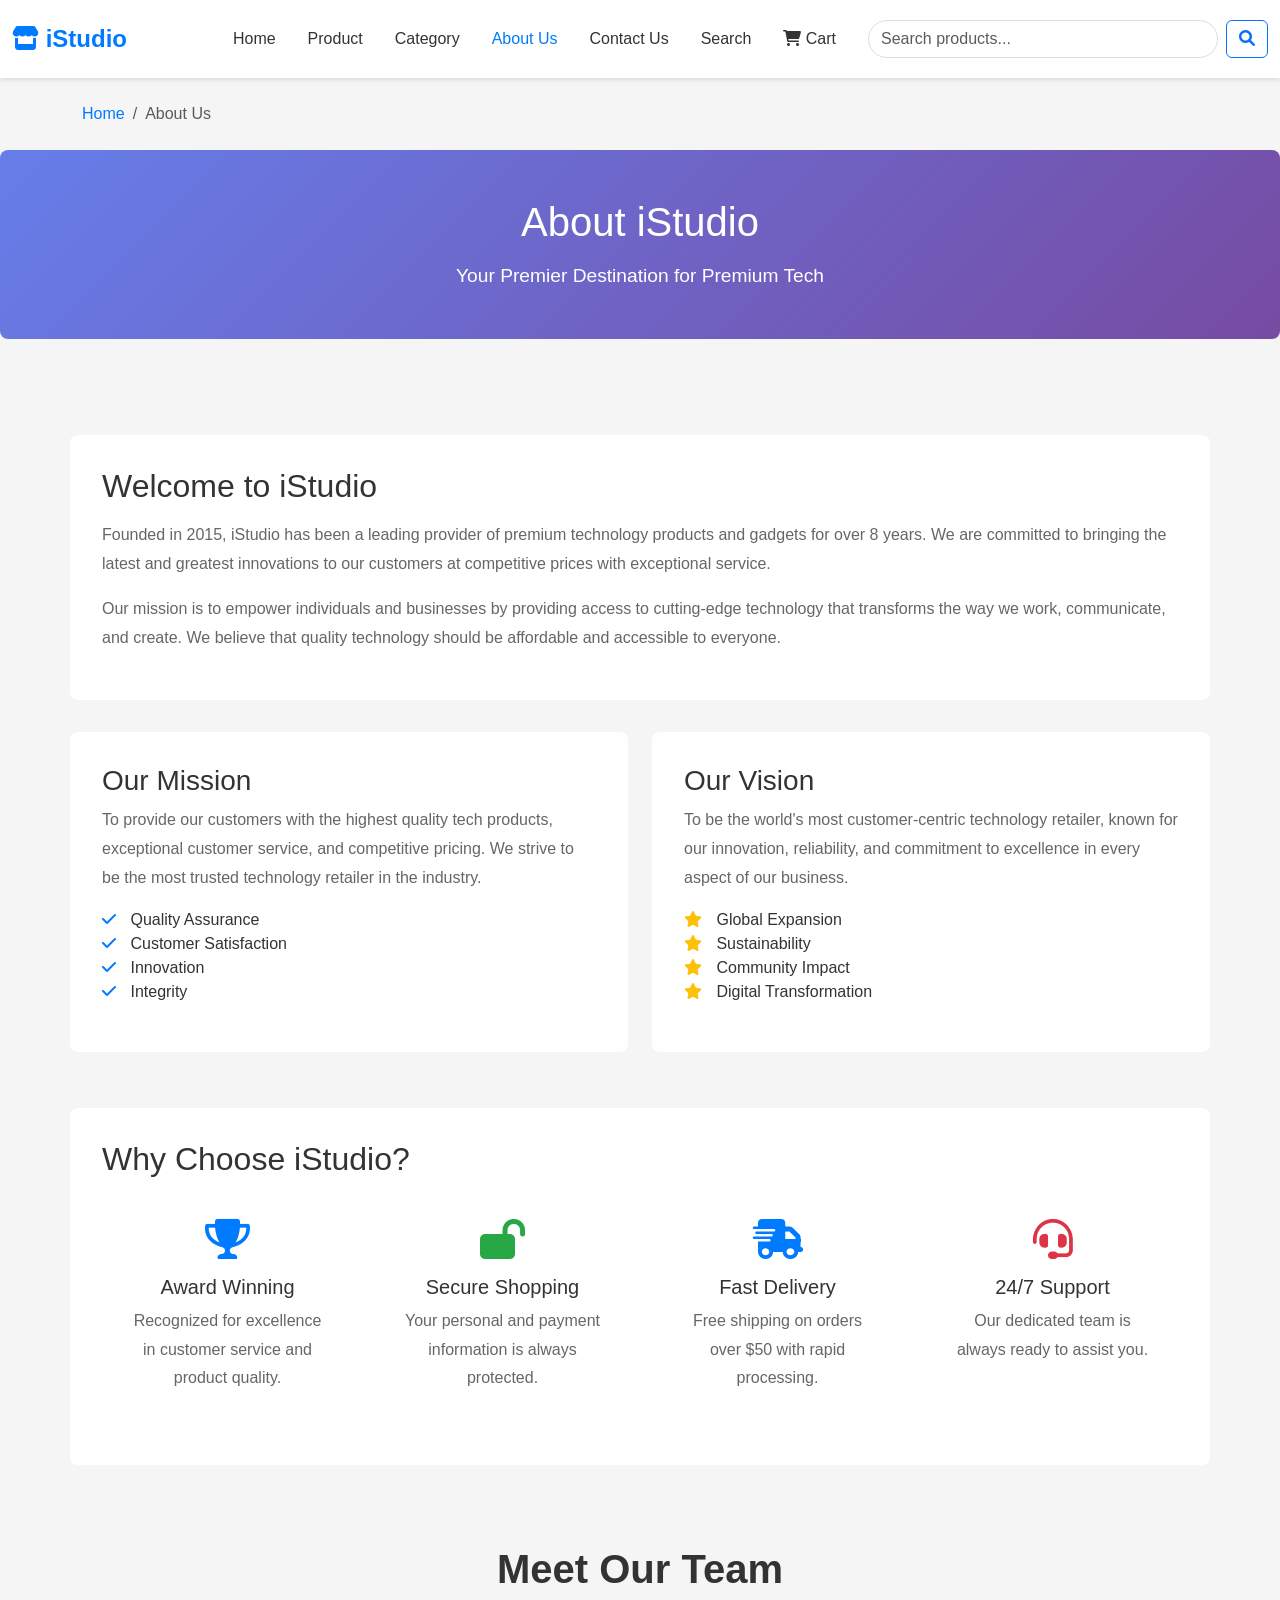
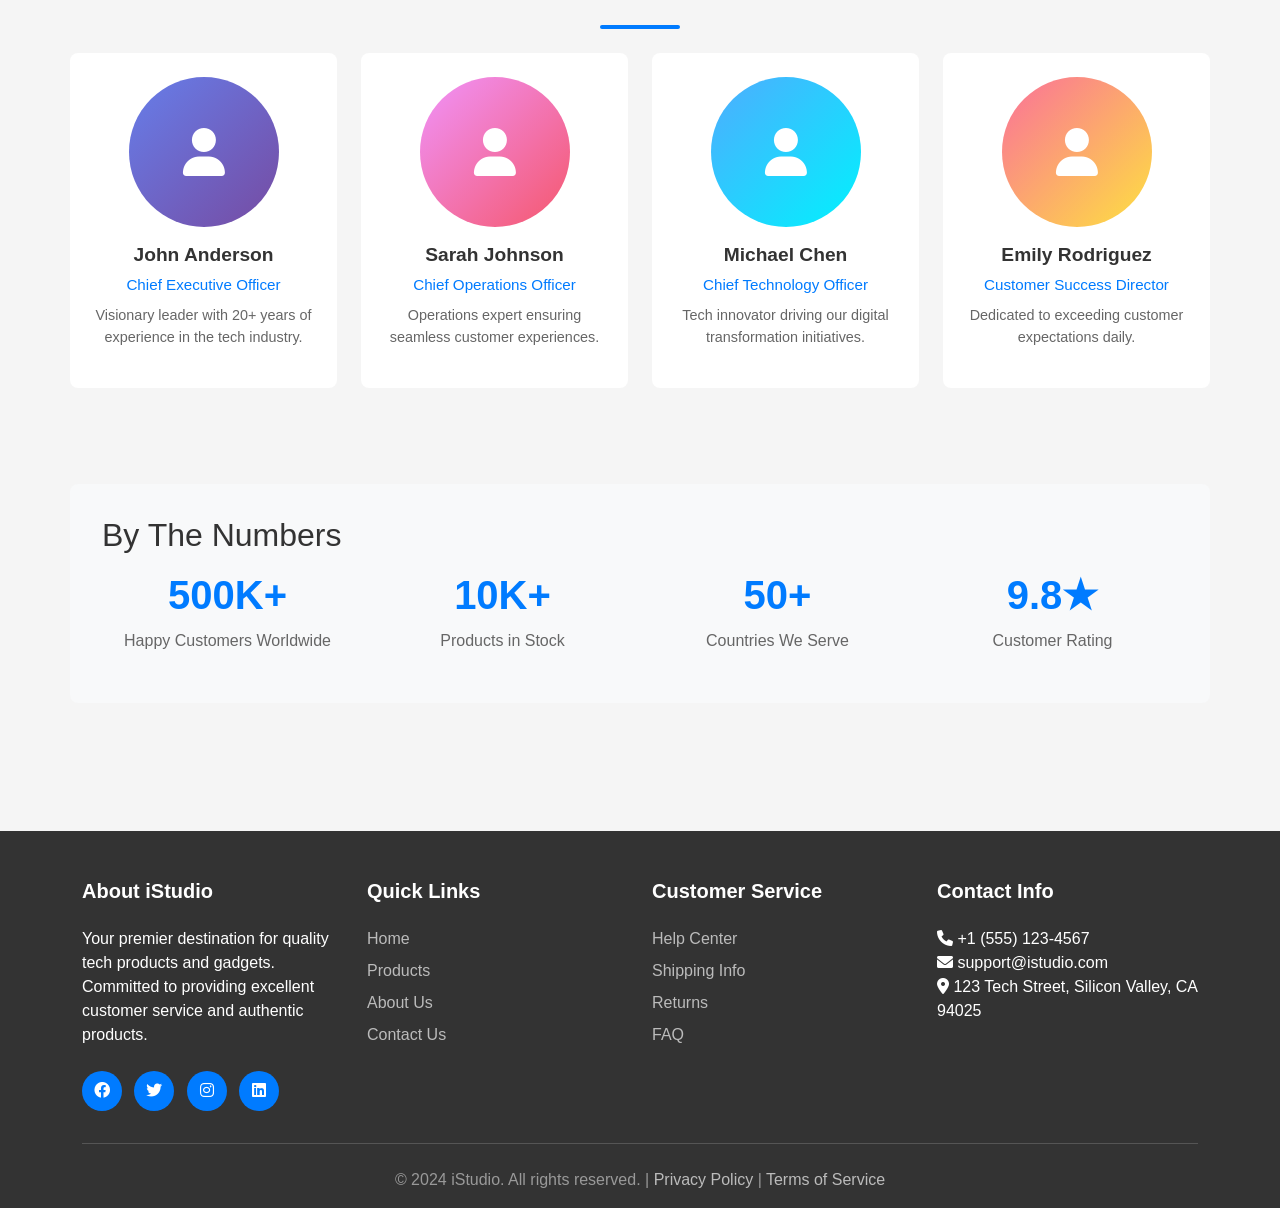
<file: about.html>
<!DOCTYPE html>
<html lang="en">
<head>
    <meta charset="UTF-8">
    <meta name="viewport" content="width=device-width, initial-scale=1.0">
    <title>About Us - iStudio</title>
    
    <!-- Bootstrap CSS -->
    <link href="https://cdn.jsdelivr.net/npm/bootstrap@5.1.3/dist/css/bootstrap.min.css" rel="stylesheet">
    
    <!-- Font Awesome -->
    <link href="https://cdnjs.cloudflare.com/ajax/libs/font-awesome/6.0.0/css/all.min.css" rel="stylesheet">
    
    <!-- Custom CSS -->
    <link rel="stylesheet" href="css/style.css">
</head>
<body>
    <!-- Navigation Bar -->
    <nav class="navbar navbar-expand-lg navbar-light bg-white sticky-top">
        <div class="container-fluid">
            <a class="navbar-brand" href="index.html">
                <i class="fas fa-store"></i> iStudio
            </a>
            
            <button class="navbar-toggler" type="button" data-bs-toggle="collapse" data-bs-target="#navbarNav">
                <span class="navbar-toggler-icon"></span>
            </button>
            
            <div class="collapse navbar-collapse" id="navbarNav">
                <ul class="navbar-nav ms-auto">
                    <li class="nav-item">
                        <a class="nav-link" href="index.html">Home</a>
                    </li>
                    <li class="nav-item">
                        <a class="nav-link" href="products.html">Product</a>
                    </li>
                    <li class="nav-item">
                        <a class="nav-link" href="products.html">Category</a>
                    </li>
                    <li class="nav-item">
                        <a class="nav-link active" href="about.html">About Us</a>
                    </li>
                    <li class="nav-item">
                        <a class="nav-link" href="contact.html">Contact Us</a>
                    </li>
                    <li class="nav-item">
                        <a class="nav-link" href="search.html">Search</a>
                    </li>
                    <li class="nav-item">
                        <a class="nav-link" href="cart.html">
                            <i class="fas fa-shopping-cart"></i> Cart
                            <span class="cart-count" style="display: none;">0</span>
                        </a>
                    </li>
                </ul>
                
                <form class="navbar-search d-flex ms-3" role="search">
                    <input class="form-control me-2" type="search" placeholder="Search products..." aria-label="Search">
                    <button class="btn btn-outline-primary" type="submit">
                        <i class="fas fa-search"></i>
                    </button>
                </form>
            </div>
        </div>
    </nav>

    <!-- Breadcrumb -->
    <div class="container mt-4 mb-4">
        <nav aria-label="breadcrumb">
            <ol class="breadcrumb">
                <li class="breadcrumb-item"><a href="index.html">Home</a></li>
                <li class="breadcrumb-item active" aria-current="page">About Us</li>
            </ol>
        </nav>
    </div>

    <!-- Hero Section -->
    <div class="about-hero">
        <div class="container">
            <h1>About iStudio</h1>
            <p style="font-size: 1.2rem; margin-bottom: 0;">Your Premier Destination for Premium Tech</p>
        </div>
    </div>

    <!-- Main Content -->
    <div class="container section">
        <!-- Company Introduction -->
        <div class="about-content">
            <h2>Welcome to iStudio</h2>
            <p>
                Founded in 2015, iStudio has been a leading provider of premium technology products and gadgets for over 8 years. 
                We are committed to bringing the latest and greatest innovations to our customers at competitive prices with exceptional service.
            </p>
            <p>
                Our mission is to empower individuals and businesses by providing access to cutting-edge technology that transforms 
                the way we work, communicate, and create. We believe that quality technology should be affordable and accessible to everyone.
            </p>
        </div>

        <!-- Mission & Vision -->
        <div class="row mt-4">
            <div class="col-md-6">
                <div class="about-content">
                    <h3>Our Mission</h3>
                    <p>
                        To provide our customers with the highest quality tech products, exceptional customer service, 
                        and competitive pricing. We strive to be the most trusted technology retailer in the industry.
                    </p>
                    <ul style="list-style: none; padding: 0;">
                        <li><i class="fas fa-check" style="color: #007bff; margin-right: 10px;"></i> Quality Assurance</li>
                        <li><i class="fas fa-check" style="color: #007bff; margin-right: 10px;"></i> Customer Satisfaction</li>
                        <li><i class="fas fa-check" style="color: #007bff; margin-right: 10px;"></i> Innovation</li>
                        <li><i class="fas fa-check" style="color: #007bff; margin-right: 10px;"></i> Integrity</li>
                    </ul>
                </div>
            </div>
            
            <div class="col-md-6">
                <div class="about-content">
                    <h3>Our Vision</h3>
                    <p>
                        To be the world's most customer-centric technology retailer, known for our innovation, 
                        reliability, and commitment to excellence in every aspect of our business.
                    </p>
                    <ul style="list-style: none; padding: 0;">
                        <li><i class="fas fa-star" style="color: #ffc107; margin-right: 10px;"></i> Global Expansion</li>
                        <li><i class="fas fa-star" style="color: #ffc107; margin-right: 10px;"></i> Sustainability</li>
                        <li><i class="fas fa-star" style="color: #ffc107; margin-right: 10px;"></i> Community Impact</li>
                        <li><i class="fas fa-star" style="color: #ffc107; margin-right: 10px;"></i> Digital Transformation</li>
                    </ul>
                </div>
            </div>
        </div>

        <!-- Why Choose Us -->
        <div class="about-content mt-4">
            <h2>Why Choose iStudio?</h2>
            <div class="row">
                <div class="col-md-3">
                    <div style="text-align: center; padding: 1.5rem;">
                        <i class="fas fa-trophy" style="font-size: 2.5rem; color: #007bff; margin-bottom: 1rem;"></i>
                        <h5>Award Winning</h5>
                        <p style="color: #666;">Recognized for excellence in customer service and product quality.</p>
                    </div>
                </div>
                
                <div class="col-md-3">
                    <div style="text-align: center; padding: 1.5rem;">
                        <i class="fas fa-lock-open" style="font-size: 2.5rem; color: #28a745; margin-bottom: 1rem;"></i>
                        <h5>Secure Shopping</h5>
                        <p style="color: #666;">Your personal and payment information is always protected.</p>
                    </div>
                </div>
                
                <div class="col-md-3">
                    <div style="text-align: center; padding: 1.5rem;">
                        <i class="fas fa-shipping-fast" style="font-size: 2.5rem; color: #007bff; margin-bottom: 1rem;"></i>
                        <h5>Fast Delivery</h5>
                        <p style="color: #666;">Free shipping on orders over $50 with rapid processing.</p>
                    </div>
                </div>
                
                <div class="col-md-3">
                    <div style="text-align: center; padding: 1.5rem;">
                        <i class="fas fa-headset" style="font-size: 2.5rem; color: #dc3545; margin-bottom: 1rem;"></i>
                        <h5>24/7 Support</h5>
                        <p style="color: #666;">Our dedicated team is always ready to assist you.</p>
                    </div>
                </div>
            </div>
        </div>

        <!-- Team Section -->
        <div class="section">
            <h2 style="text-align: center; margin-bottom: 2rem; font-size: 2.5rem; font-weight: bold;">Meet Our Team</h2>
            <div class="section-title-underline"></div>
            
            <div class="row mt-4">
                <div class="col-md-3">
                    <div class="team-member">
                        <div style="width: 150px; height: 150px; border-radius: 50%; background: linear-gradient(135deg, #667eea 0%, #764ba2 100%); margin: 0 auto 1rem; display: flex; align-items: center; justify-content: center; color: white; font-size: 3rem;">
                            <i class="fas fa-user"></i>
                        </div>
                        <h4 class="team-member-name">John Anderson</h4>
                        <p class="team-member-role">Chief Executive Officer</p>
                        <p class="team-member-bio">Visionary leader with 20+ years of experience in the tech industry.</p>
                    </div>
                </div>
                
                <div class="col-md-3">
                    <div class="team-member">
                        <div style="width: 150px; height: 150px; border-radius: 50%; background: linear-gradient(135deg, #f093fb 0%, #f5576c 100%); margin: 0 auto 1rem; display: flex; align-items: center; justify-content: center; color: white; font-size: 3rem;">
                            <i class="fas fa-user"></i>
                        </div>
                        <h4 class="team-member-name">Sarah Johnson</h4>
                        <p class="team-member-role">Chief Operations Officer</p>
                        <p class="team-member-bio">Operations expert ensuring seamless customer experiences.</p>
                    </div>
                </div>
                
                <div class="col-md-3">
                    <div class="team-member">
                        <div style="width: 150px; height: 150px; border-radius: 50%; background: linear-gradient(135deg, #4facfe 0%, #00f2fe 100%); margin: 0 auto 1rem; display: flex; align-items: center; justify-content: center; color: white; font-size: 3rem;">
                            <i class="fas fa-user"></i>
                        </div>
                        <h4 class="team-member-name">Michael Chen</h4>
                        <p class="team-member-role">Chief Technology Officer</p>
                        <p class="team-member-bio">Tech innovator driving our digital transformation initiatives.</p>
                    </div>
                </div>
                
                <div class="col-md-3">
                    <div class="team-member">
                        <div style="width: 150px; height: 150px; border-radius: 50%; background: linear-gradient(135deg, #fa709a 0%, #fee140 100%); margin: 0 auto 1rem; display: flex; align-items: center; justify-content: center; color: white; font-size: 3rem;">
                            <i class="fas fa-user"></i>
                        </div>
                        <h4 class="team-member-name">Emily Rodriguez</h4>
                        <p class="team-member-role">Customer Success Director</p>
                        <p class="team-member-bio">Dedicated to exceeding customer expectations daily.</p>
                    </div>
                </div>
            </div>
        </div>

        <!-- Statistics Section -->
        <div class="about-content bg-light mt-4">
            <h2>By The Numbers</h2>
            <div class="row text-center">
                <div class="col-md-3">
                    <h3 style="font-size: 2.5rem; color: #007bff; font-weight: bold;">500K+</h3>
                    <p>Happy Customers Worldwide</p>
                </div>
                <div class="col-md-3">
                    <h3 style="font-size: 2.5rem; color: #007bff; font-weight: bold;">10K+</h3>
                    <p>Products in Stock</p>
                </div>
                <div class="col-md-3">
                    <h3 style="font-size: 2.5rem; color: #007bff; font-weight: bold;">50+</h3>
                    <p>Countries We Serve</p>
                </div>
                <div class="col-md-3">
                    <h3 style="font-size: 2.5rem; color: #007bff; font-weight: bold;">9.8★</h3>
                    <p>Customer Rating</p>
                </div>
            </div>
        </div>
    </div>

    <!-- Footer -->
    <footer class="footer">
        <div class="container">
            <div class="row">
                <div class="col-md-3">
                    <h5>About iStudio</h5>
                    <p>Your premier destination for quality tech products and gadgets. Committed to providing excellent customer service and authentic products.</p>
                    <div class="footer-social">
                        <a href="#"><i class="fab fa-facebook"></i></a>
                        <a href="#"><i class="fab fa-twitter"></i></a>
                        <a href="#"><i class="fab fa-instagram"></i></a>
                        <a href="#"><i class="fab fa-linkedin"></i></a>
                    </div>
                </div>
                
                <div class="col-md-3">
                    <h5>Quick Links</h5>
                    <ul>
                        <li><a href="index.html">Home</a></li>
                        <li><a href="products.html">Products</a></li>
                        <li><a href="about.html">About Us</a></li>
                        <li><a href="contact.html">Contact Us</a></li>
                    </ul>
                </div>
                
                <div class="col-md-3">
                    <h5>Customer Service</h5>
                    <ul>
                        <li><a href="#">Help Center</a></li>
                        <li><a href="#">Shipping Info</a></li>
                        <li><a href="#">Returns</a></li>
                        <li><a href="#">FAQ</a></li>
                    </ul>
                </div>
                
                <div class="col-md-3">
                    <h5>Contact Info</h5>
                    <p>
                        <i class="fas fa-phone"></i> +1 (555) 123-4567<br>
                        <i class="fas fa-envelope"></i> support@istudio.com<br>
                        <i class="fas fa-map-marker-alt"></i> 123 Tech Street, Silicon Valley, CA 94025
                    </p>
                </div>
            </div>
            
            <div class="footer-bottom">
                <p>&copy; 2024 iStudio. All rights reserved. | <a href="#" style="color: #bbb;">Privacy Policy</a> | <a href="#" style="color: #bbb;">Terms of Service</a></p>
            </div>
        </div>
    </footer>

    <!-- Scroll to Top Button -->
    <button class="scroll-to-top">
        <i class="fas fa-arrow-up"></i>
    </button>

    <!-- Bootstrap JS -->
    <script src="https://cdn.jsdelivr.net/npm/bootstrap@5.1.3/dist/js/bootstrap.bundle.min.js"></script>
    
    <!-- jQuery -->
    <script src="https://code.jquery.com/jquery-3.6.0.min.js"></script>
    
    <!-- Main JS -->
    <script src="js/main.js"></script>
</body>
</html>
</file>
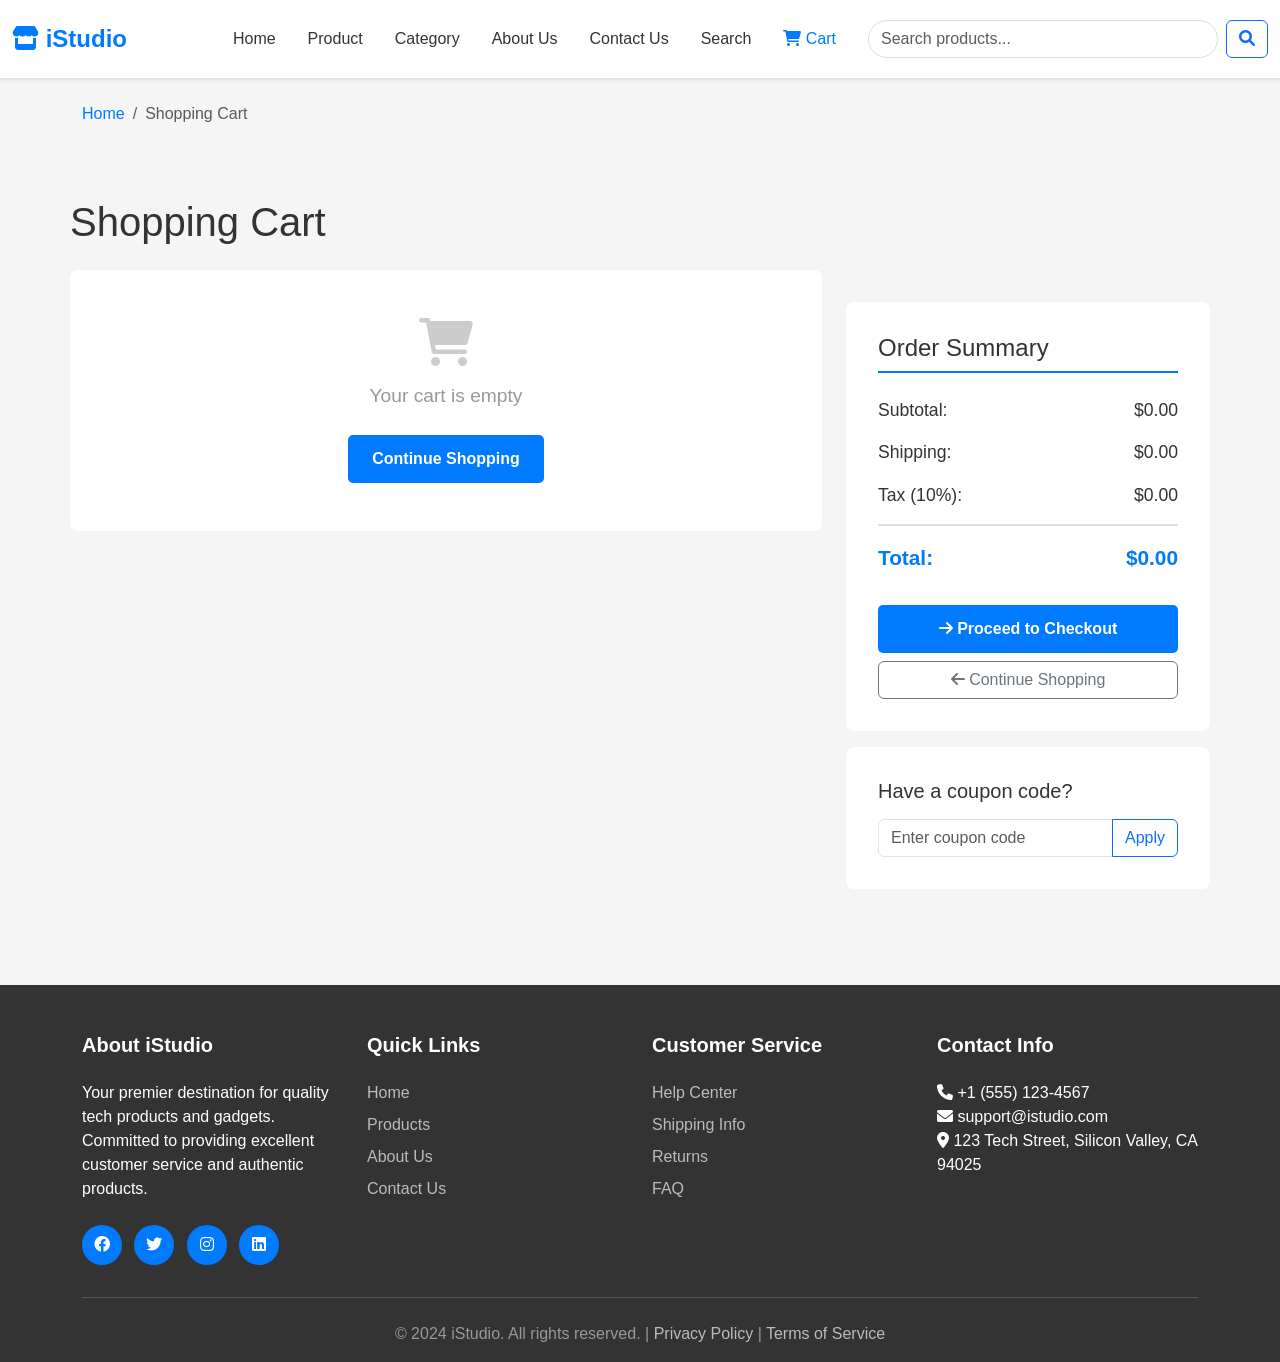
<file: cart.html>
<!DOCTYPE html>
<html lang="en">
<head>
    <meta charset="UTF-8">
    <meta name="viewport" content="width=device-width, initial-scale=1.0">
    <title>Shopping Cart - iStudio</title>
    
    <!-- Bootstrap CSS -->
    <link href="https://cdn.jsdelivr.net/npm/bootstrap@5.1.3/dist/css/bootstrap.min.css" rel="stylesheet">
    
    <!-- Font Awesome -->
    <link href="https://cdnjs.cloudflare.com/ajax/libs/font-awesome/6.0.0/css/all.min.css" rel="stylesheet">
    
    <!-- Custom CSS -->
    <link rel="stylesheet" href="css/style.css">
</head>
<body>
    <!-- Navigation Bar -->
    <nav class="navbar navbar-expand-lg navbar-light bg-white sticky-top">
        <div class="container-fluid">
            <a class="navbar-brand" href="index.html">
                <i class="fas fa-store"></i> iStudio
            </a>
            
            <button class="navbar-toggler" type="button" data-bs-toggle="collapse" data-bs-target="#navbarNav">
                <span class="navbar-toggler-icon"></span>
            </button>
            
            <div class="collapse navbar-collapse" id="navbarNav">
                <ul class="navbar-nav ms-auto">
                    <li class="nav-item">
                        <a class="nav-link" href="index.html">Home</a>
                    </li>
                    <li class="nav-item">
                        <a class="nav-link" href="products.html">Product</a>
                    </li>
                    <li class="nav-item">
                        <a class="nav-link" href="products.html">Category</a>
                    </li>
                    <li class="nav-item">
                        <a class="nav-link" href="about.html">About Us</a>
                    </li>
                    <li class="nav-item">
                        <a class="nav-link" href="contact.html">Contact Us</a>
                    </li>
                    <li class="nav-item">
                        <a class="nav-link" href="search.html">Search</a>
                    </li>
                    <li class="nav-item">
                        <a class="nav-link active" href="cart.html">
                            <i class="fas fa-shopping-cart"></i> Cart
                            <span class="cart-count" style="display: none;">0</span>
                        </a>
                    </li>
                </ul>
                
                <form class="navbar-search d-flex ms-3" role="search">
                    <input class="form-control me-2" type="search" placeholder="Search products..." aria-label="Search">
                    <button class="btn btn-outline-primary" type="submit">
                        <i class="fas fa-search"></i>
                    </button>
                </form>
            </div>
        </div>
    </nav>

    <!-- Breadcrumb -->
    <div class="container mt-4 mb-4">
        <nav aria-label="breadcrumb">
            <ol class="breadcrumb">
                <li class="breadcrumb-item"><a href="index.html">Home</a></li>
                <li class="breadcrumb-item active" aria-current="page">Shopping Cart</li>
            </ol>
        </nav>
    </div>

    <!-- Cart Section -->
    <div class="container section">
        <h1 class="mb-4">Shopping Cart</h1>
        
        <div class="row">
            <div class="col-lg-8">
                <!-- Cart Items -->
                <div id="cartItems" class="cart-table">
                    <!-- Cart items will be loaded here -->
                </div>

                <!-- Empty Cart Message -->
                <div id="emptyCart" style="display: none;" class="empty-cart">
                    <i class="fas fa-shopping-cart"></i>
                    <p>Your cart is empty</p>
                    <a href="products.html" class="btn btn-primary">Continue Shopping</a>
                </div>
            </div>

            <!-- Cart Summary -->
            <div class="col-lg-4">
                <div class="cart-summary">
                    <h4 style="margin-bottom: 1.5rem; border-bottom: 2px solid #007bff; padding-bottom: 0.5rem;">Order Summary</h4>
                    
                    <div class="summary-row">
                        <span>Subtotal:</span>
                        <span id="subtotal">$0.00</span>
                    </div>
                    
                    <div class="summary-row">
                        <span>Shipping:</span>
                        <span id="shipping">$0.00</span>
                    </div>
                    
                    <div class="summary-row">
                        <span>Tax (10%):</span>
                        <span id="tax">$0.00</span>
                    </div>
                    
                    <div class="summary-row total">
                        <span>Total:</span>
                        <span id="total">$0.00</span>
                    </div>
                    
                    <a href="checkout.html" class="btn btn-primary w-100 mt-3" id="checkoutBtn">
                        <i class="fas fa-arrow-right"></i> Proceed to Checkout
                    </a>
                    
                    <a href="products.html" class="btn btn-outline-secondary w-100 mt-2">
                        <i class="fas fa-arrow-left"></i> Continue Shopping
                    </a>
                </div>

                <!-- Coupon Code -->
                <div class="cart-summary mt-3">
                    <h5 style="margin-bottom: 1rem;">Have a coupon code?</h5>
                    <div class="input-group">
                        <input type="text" class="form-control" placeholder="Enter coupon code" id="couponCode">
                        <button class="btn btn-outline-primary" type="button">Apply</button>
                    </div>
                </div>
            </div>
        </div>
    </div>

    <!-- Footer -->
    <footer class="footer">
        <div class="container">
            <div class="row">
                <div class="col-md-3">
                    <h5>About iStudio</h5>
                    <p>Your premier destination for quality tech products and gadgets. Committed to providing excellent customer service and authentic products.</p>
                    <div class="footer-social">
                        <a href="#"><i class="fab fa-facebook"></i></a>
                        <a href="#"><i class="fab fa-twitter"></i></a>
                        <a href="#"><i class="fab fa-instagram"></i></a>
                        <a href="#"><i class="fab fa-linkedin"></i></a>
                    </div>
                </div>
                
                <div class="col-md-3">
                    <h5>Quick Links</h5>
                    <ul>
                        <li><a href="index.html">Home</a></li>
                        <li><a href="products.html">Products</a></li>
                        <li><a href="about.html">About Us</a></li>
                        <li><a href="contact.html">Contact Us</a></li>
                    </ul>
                </div>
                
                <div class="col-md-3">
                    <h5>Customer Service</h5>
                    <ul>
                        <li><a href="#">Help Center</a></li>
                        <li><a href="#">Shipping Info</a></li>
                        <li><a href="#">Returns</a></li>
                        <li><a href="#">FAQ</a></li>
                    </ul>
                </div>
                
                <div class="col-md-3">
                    <h5>Contact Info</h5>
                    <p>
                        <i class="fas fa-phone"></i> +1 (555) 123-4567<br>
                        <i class="fas fa-envelope"></i> support@istudio.com<br>
                        <i class="fas fa-map-marker-alt"></i> 123 Tech Street, Silicon Valley, CA 94025
                    </p>
                </div>
            </div>
            
            <div class="footer-bottom">
                <p>&copy; 2024 iStudio. All rights reserved. | <a href="#" style="color: #bbb;">Privacy Policy</a> | <a href="#" style="color: #bbb;">Terms of Service</a></p>
            </div>
        </div>
    </footer>

    <!-- Scroll to Top Button -->
    <button class="scroll-to-top">
        <i class="fas fa-arrow-up"></i>
    </button>

    <!-- Bootstrap JS -->
    <script src="https://cdn.jsdelivr.net/npm/bootstrap@5.1.3/dist/js/bootstrap.bundle.min.js"></script>
    
    <!-- jQuery -->
    <script src="https://code.jquery.com/jquery-3.6.0.min.js"></script>
    
    <!-- Main JS -->
    <script src="js/main.js"></script>
    
    <!-- Cart Page JS -->
    <script>
        // Display cart items
        function displayCart() {
            const cartContainer = document.getElementById('cartItems');
            const emptyCartMsg = document.getElementById('emptyCart');
            
            if (cart.length === 0) {
                cartContainer.style.display = 'none';
                emptyCartMsg.style.display = 'block';
                document.getElementById('checkoutBtn').disabled = true;
                return;
            }
            
            cartContainer.style.display = 'block';
            emptyCartMsg.style.display = 'none';
            document.getElementById('checkoutBtn').disabled = false;
            
            cartContainer.innerHTML = '';
            
            cart.forEach(item => {
                const itemHTML = `
                    <div class="cart-item">
                        <img src="${item.image}" alt="${item.name}" class="cart-item-image">
                        
                        <div class="cart-item-details">
                            <div class="cart-item-name">${item.name}</div>
                            <div class="cart-item-price">${formatPrice(item.price)}</div>
                            <small style="color: #999;">Product ID: IST-${String(item.id).padStart(4, '0')}</small>
                        </div>
                        
                        <div class="cart-item-actions">
                            <div class="quantity-controls">
                                <button onclick="decreaseQuantity(${item.id})" type="button">-</button>
                                <input type="number" value="${item.quantity}" readonly>
                                <button onclick="increaseQuantity(${item.id})" type="button">+</button>
                            </div>
                            
                            <div style="font-weight: 600; min-width: 80px; text-align: right;">
                                ${formatPrice(item.price * item.quantity)}
                            </div>
                            
                            <button class="btn-remove" onclick="removeItem(${item.id})">
                                <i class="fas fa-trash"></i>
                            </button>
                        </div>
                    </div>
                `;
                
                cartContainer.innerHTML += itemHTML;
            });
            
            updateOrderSummary();
        }

        // Increase quantity
        function increaseQuantity(productId) {
            const item = cart.find(p => p.id === productId);
            if (item) {
                item.quantity++;
                localStorage.setItem('cart', JSON.stringify(cart));
                displayCart();
                updateCartCount();
            }
        }

        // Decrease quantity
        function decreaseQuantity(productId) {
            const item = cart.find(p => p.id === productId);
            if (item && item.quantity > 1) {
                item.quantity--;
                localStorage.setItem('cart', JSON.stringify(cart));
                displayCart();
                updateCartCount();
            }
        }

        // Remove item
        function removeItem(productId) {
            if (confirm('Are you sure you want to remove this item?')) {
                removeFromCart(productId);
                displayCart();
                updateCartCount();
                showNotification('Item removed from cart', 'info');
            }
        }

        // Update order summary
        function updateOrderSummary() {
            const subtotal = getCartTotal();
            const shipping = subtotal > 50 ? 0 : 10; // Free shipping over $50
            const tax = subtotal * 0.1;
            const total = subtotal + shipping + tax;
            
            document.getElementById('subtotal').textContent = formatPrice(subtotal);
            document.getElementById('shipping').textContent = formatPrice(shipping);
            document.getElementById('tax').textContent = formatPrice(tax);
            document.getElementById('total').textContent = formatPrice(total);
        }

        // Initialize on page load
        document.addEventListener('DOMContentLoaded', () => {
            displayCart();
        });
    </script>
</body>
</html>
</file>
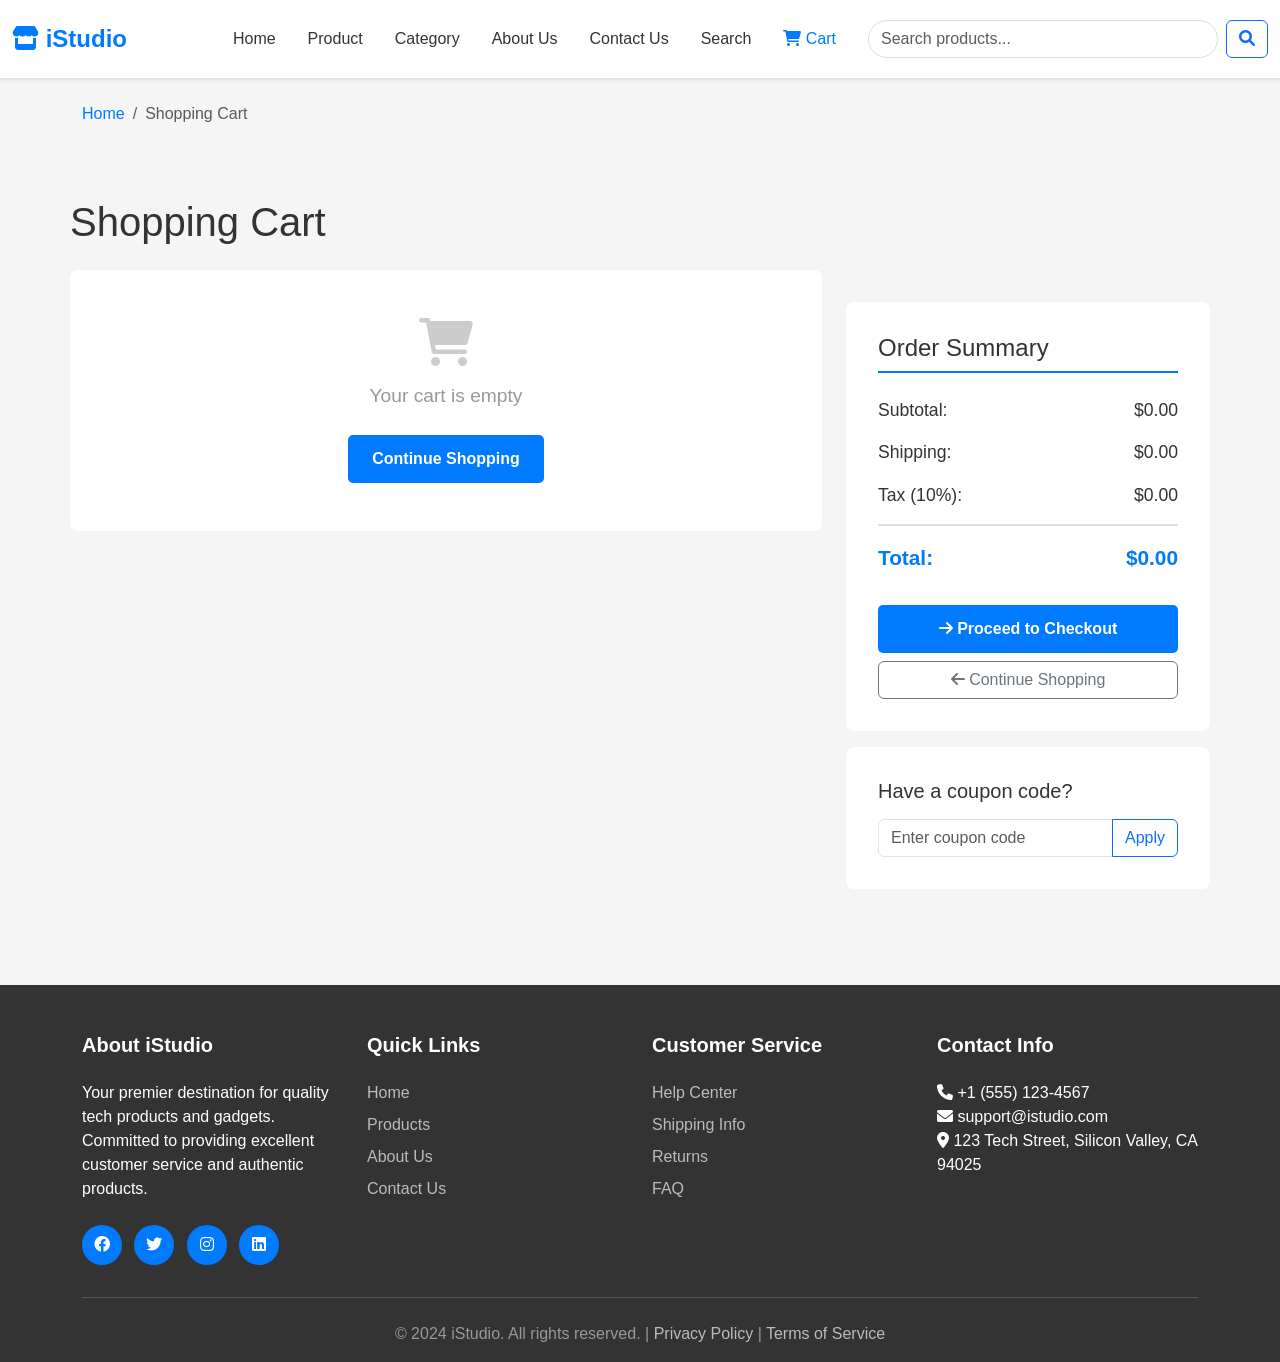
<file: checkout.html>
<!DOCTYPE html>
<html lang="en">
<head>
    <meta charset="UTF-8">
    <meta name="viewport" content="width=device-width, initial-scale=1.0">
    <title>Checkout - iStudio</title>
    
    <!-- Bootstrap CSS -->
    <link href="https://cdn.jsdelivr.net/npm/bootstrap@5.1.3/dist/css/bootstrap.min.css" rel="stylesheet">
    
    <!-- Font Awesome -->
    <link href="https://cdnjs.cloudflare.com/ajax/libs/font-awesome/6.0.0/css/all.min.css" rel="stylesheet">
    
    <!-- Custom CSS -->
    <link rel="stylesheet" href="css/style.css">
</head>
<body>
    <!-- Navigation Bar -->
    <nav class="navbar navbar-expand-lg navbar-light bg-white sticky-top">
        <div class="container-fluid">
            <a class="navbar-brand" href="index.html">
                <i class="fas fa-store"></i> iStudio
            </a>
            
            <button class="navbar-toggler" type="button" data-bs-toggle="collapse" data-bs-target="#navbarNav">
                <span class="navbar-toggler-icon"></span>
            </button>
            
            <div class="collapse navbar-collapse" id="navbarNav">
                <ul class="navbar-nav ms-auto">
                    <li class="nav-item">
                        <a class="nav-link" href="index.html">Home</a>
                    </li>
                    <li class="nav-item">
                        <a class="nav-link" href="products.html">Product</a>
                    </li>
                    <li class="nav-item">
                        <a class="nav-link" href="products.html">Category</a>
                    </li>
                    <li class="nav-item">
                        <a class="nav-link" href="about.html">About Us</a>
                    </li>
                    <li class="nav-item">
                        <a class="nav-link" href="contact.html">Contact Us</a>
                    </li>
                    <li class="nav-item">
                        <a class="nav-link" href="search.html">Search</a>
                    </li>
                    <li class="nav-item">
                        <a class="nav-link" href="cart.html">
                            <i class="fas fa-shopping-cart"></i> Cart
                            <span class="cart-count" style="display: none;">0</span>
                        </a>
                    </li>
                </ul>
                
                <form class="navbar-search d-flex ms-3" role="search">
                    <input class="form-control me-2" type="search" placeholder="Search products..." aria-label="Search">
                    <button class="btn btn-outline-primary" type="submit">
                        <i class="fas fa-search"></i>
                    </button>
                </form>
            </div>
        </div>
    </nav>

    <!-- Breadcrumb -->
    <div class="container mt-4 mb-4">
        <nav aria-label="breadcrumb">
            <ol class="breadcrumb">
                <li class="breadcrumb-item"><a href="index.html">Home</a></li>
                <li class="breadcrumb-item"><a href="cart.html">Cart</a></li>
                <li class="breadcrumb-item active" aria-current="page">Checkout</li>
            </ol>
        </nav>
    </div>

    <!-- Checkout Section -->
    <div class="container section">
        <h1 class="mb-4">Checkout</h1>
        
        <div class="row">
            <div class="col-lg-8">
                <!-- Billing Form -->
                <form id="checkoutForm" class="checkout-form">
                    <!-- Billing Information -->
                    <div class="form-section">
                        <h3 class="form-section-title">
                            <i class="fas fa-user"></i> Billing Information
                        </h3>
                        
                        <div class="row">
                            <div class="col-md-6">
                                <div class="form-group">
                                    <label for="firstName">First Name <span style="color: red;">*</span></label>
                                    <input type="text" class="form-control" id="firstName" name="firstName" required>
                                </div>
                            </div>
                            
                            <div class="col-md-6">
                                <div class="form-group">
                                    <label for="lastName">Last Name <span style="color: red;">*</span></label>
                                    <input type="text" class="form-control" id="lastName" name="lastName" required>
                                </div>
                            </div>
                        </div>
                        
                        <div class="row">
                            <div class="col-md-6">
                                <div class="form-group">
                                    <label for="email">Email Address <span style="color: red;">*</span></label>
                                    <input type="email" class="form-control" id="email" name="email" required>
                                </div>
                            </div>
                            
                            <div class="col-md-6">
                                <div class="form-group">
                                    <label for="phone">Phone Number <span style="color: red;">*</span></label>
                                    <input type="tel" class="form-control" id="phone" name="phone" required>
                                </div>
                            </div>
                        </div>
                    </div>

                    <!-- Shipping Information -->
                    <div class="form-section">
                        <h3 class="form-section-title">
                            <i class="fas fa-truck"></i> Shipping Address
                        </h3>
                        
                        <div class="form-group">
                            <label for="address">Street Address <span style="color: red;">*</span></label>
                            <input type="text" class="form-control" id="address" name="address" required>
                        </div>
                        
                        <div class="form-group">
                            <label for="address2">Apartment, Suite, etc. (Optional)</label>
                            <input type="text" class="form-control" id="address2" name="address2">
                        </div>
                        
                        <div class="row">
                            <div class="col-md-6">
                                <div class="form-group">
                                    <label for="city">City <span style="color: red;">*</span></label>
                                    <input type="text" class="form-control" id="city" name="city" required>
                                </div>
                            </div>
                            
                            <div class="col-md-3">
                                <div class="form-group">
                                    <label for="state">State <span style="color: red;">*</span></label>
                                    <input type="text" class="form-control" id="state" name="state" required>
                                </div>
                            </div>
                            
                            <div class="col-md-3">
                                <div class="form-group">
                                    <label for="zip">ZIP Code <span style="color: red;">*</span></label>
                                    <input type="text" class="form-control" id="zip" name="zip" required>
                                </div>
                            </div>
                        </div>
                    </div>

                    <!-- Payment Information -->
                    <div class="form-section">
                        <h3 class="form-section-title">
                            <i class="fas fa-credit-card"></i> Payment Method
                        </h3>
                        
                        <div class="form-check mb-3">
                            <input class="form-check-input" type="radio" name="paymentMethod" id="creditCard" value="credit-card" checked>
                            <label class="form-check-label" for="creditCard">
                                Credit Card
                            </label>
                        </div>
                        
                        <div class="form-check mb-3">
                            <input class="form-check-input" type="radio" name="paymentMethod" id="debitCard" value="debit-card">
                            <label class="form-check-label" for="debitCard">
                                Debit Card
                            </label>
                        </div>
                        
                        <div class="form-check">
                            <input class="form-check-input" type="radio" name="paymentMethod" id="paypal" value="paypal">
                            <label class="form-check-label" for="paypal">
                                PayPal
                            </label>
                        </div>
                        
                        <div class="alert alert-info mt-3">
                            <i class="fas fa-info-circle"></i> This is a demo website. No actual payment will be processed.
                        </div>
                    </div>

                    <!-- Terms and Conditions -->
                    <div class="form-group">
                        <div class="form-check">
                            <input class="form-check-input" type="checkbox" id="terms" required>
                            <label class="form-check-label" for="terms">
                                I agree to the <a href="#">Terms and Conditions</a> and <a href="#">Privacy Policy</a>
                            </label>
                        </div>
                    </div>
                </form>
            </div>

            <!-- Order Summary Sidebar -->
            <div class="col-lg-4">
                <div class="order-summary">
                    <h4 style="margin-bottom: 1.5rem; border-bottom: 2px solid #007bff; padding-bottom: 0.5rem;">
                        <i class="fas fa-receipt"></i> Order Summary
                    </h4>
                    
                    <!-- Order Items -->
                    <div id="orderItems">
                        <!-- Items will be loaded here -->
                    </div>
                    
                    <!-- Order Totals -->
                    <div class="order-total mt-3">
                        <div style="display: flex; justify-content: space-between; margin-bottom: 1rem; font-size: 1rem; font-weight: normal; color: #666;">
                            <span>Subtotal:</span>
                            <span id="subtotalAmount">$0.00</span>
                        </div>
                        <div style="display: flex; justify-content: space-between; margin-bottom: 1rem; font-size: 1rem; font-weight: normal; color: #666;">
                            <span>Shipping:</span>
                            <span id="shippingAmount">$0.00</span>
                        </div>
                        <div style="display: flex; justify-content: space-between; margin-bottom: 1rem; font-size: 1rem; font-weight: normal; color: #666;">
                            <span>Tax (10%):</span>
                            <span id="taxAmount">$0.00</span>
                        </div>
                        <div style="display: flex; justify-content: space-between; border-top: 2px solid #007bff; padding-top: 1rem;">
                            <span>Total:</span>
                            <span id="totalAmount">$0.00</span>
                        </div>
                    </div>
                    
                    <!-- Place Order Button -->
                    <button type="submit" form="checkoutForm" class="btn btn-primary w-100 mt-3" id="placeOrderBtn">
                        <i class="fas fa-check-circle"></i> Place Order
                    </button>
                    
                    <a href="cart.html" class="btn btn-outline-secondary w-100 mt-2">
                        <i class="fas fa-arrow-left"></i> Back to Cart
                    </a>
                </div>
            </div>
        </div>
    </div>

    <!-- Footer -->
    <footer class="footer">
        <div class="container">
            <div class="row">
                <div class="col-md-3">
                    <h5>About iStudio</h5>
                    <p>Your premier destination for quality tech products and gadgets. Committed to providing excellent customer service and authentic products.</p>
                    <div class="footer-social">
                        <a href="#"><i class="fab fa-facebook"></i></a>
                        <a href="#"><i class="fab fa-twitter"></i></a>
                        <a href="#"><i class="fab fa-instagram"></i></a>
                        <a href="#"><i class="fab fa-linkedin"></i></a>
                    </div>
                </div>
                
                <div class="col-md-3">
                    <h5>Quick Links</h5>
                    <ul>
                        <li><a href="index.html">Home</a></li>
                        <li><a href="products.html">Products</a></li>
                        <li><a href="about.html">About Us</a></li>
                        <li><a href="contact.html">Contact Us</a></li>
                    </ul>
                </div>
                
                <div class="col-md-3">
                    <h5>Customer Service</h5>
                    <ul>
                        <li><a href="#">Help Center</a></li>
                        <li><a href="#">Shipping Info</a></li>
                        <li><a href="#">Returns</a></li>
                        <li><a href="#">FAQ</a></li>
                    </ul>
                </div>
                
                <div class="col-md-3">
                    <h5>Contact Info</h5>
                    <p>
                        <i class="fas fa-phone"></i> +1 (555) 123-4567<br>
                        <i class="fas fa-envelope"></i> support@istudio.com<br>
                        <i class="fas fa-map-marker-alt"></i> 123 Tech Street, Silicon Valley, CA 94025
                    </p>
                </div>
            </div>
            
            <div class="footer-bottom">
                <p>&copy; 2024 iStudio. All rights reserved. | <a href="#" style="color: #bbb;">Privacy Policy</a> | <a href="#" style="color: #bbb;">Terms of Service</a></p>
            </div>
        </div>
    </footer>

    <!-- Scroll to Top Button -->
    <button class="scroll-to-top">
        <i class="fas fa-arrow-up"></i>
    </button>

    <!-- Bootstrap JS -->
    <script src="https://cdn.jsdelivr.net/npm/bootstrap@5.1.3/dist/js/bootstrap.bundle.min.js"></script>
    
    <!-- jQuery -->
    <script src="https://code.jquery.com/jquery-3.6.0.min.js"></script>
    
    <!-- Main JS -->
    <script src="js/main.js"></script>
    
    <!-- Checkout JS -->
    <script>
        // Display order summary
        function displayOrderSummary() {
            const itemsContainer = document.getElementById('orderItems');
            
            if (cart.length === 0) {
                window.location.href = 'cart.html';
                return;
            }
            
            itemsContainer.innerHTML = '';
            
            cart.forEach(item => {
                const itemHTML = `
                    <div class="order-item">
                        <div class="order-item-info">
                            <div class="order-item-name">${item.name}</div>
                            <div class="order-item-qty">Qty: ${item.quantity}</div>
                        </div>
                        <div style="font-weight: 600;">
                            ${formatPrice(item.price * item.quantity)}
                        </div>
                    </div>
                `;
                itemsContainer.innerHTML += itemHTML;
            });
            
            updateCheckoutSummary();
        }

        // Update checkout summary
        function updateCheckoutSummary() {
            const subtotal = getCartTotal();
            const shipping = subtotal > 50 ? 0 : 10;
            const tax = subtotal * 0.1;
            const total = subtotal + shipping + tax;
            
            document.getElementById('subtotalAmount').textContent = formatPrice(subtotal);
            document.getElementById('shippingAmount').textContent = formatPrice(shipping);
            document.getElementById('taxAmount').textContent = formatPrice(tax);
            document.getElementById('totalAmount').textContent = formatPrice(total);
        }

        // Handle form submission
        document.getElementById('checkoutForm').addEventListener('submit', (e) => {
            e.preventDefault();
            
            // Validate form
            if (!validateForm('checkoutForm')) {
                showNotification('Please fill in all required fields correctly', 'info');
                return;
            }
            
            // Generate order number
            const orderNumber = 'ORD-' + Date.now();
            
            // Save order data
            const orderData = {
                orderNumber: orderNumber,
                date: new Date().toLocaleDateString(),
                customer: {
                    firstName: document.getElementById('firstName').value,
                    lastName: document.getElementById('lastName').value,
                    email: document.getElementById('email').value,
                    phone: document.getElementById('phone').value
                },
                address: {
                    street: document.getElementById('address').value,
                    city: document.getElementById('city').value,
                    state: document.getElementById('state').value,
                    zip: document.getElementById('zip').value
                },
                items: cart,
                total: getCartTotal(),
                subtotal: getCartTotal(),
                shipping: getCartTotal() > 50 ? 0 : 10,
                tax: getCartTotal() * 0.1
            };
            
            localStorage.setItem('lastOrder', JSON.stringify(orderData));
            
            // Clear cart
            cart = [];
            localStorage.setItem('cart', JSON.stringify(cart));
            updateCartCount();
            
            // Redirect to confirmation page
            window.location.href = 'order-confirmation.html?orderNumber=' + orderNumber;
        });

        // Initialize on page load
        document.addEventListener('DOMContentLoaded', () => {
            displayOrderSummary();
        });
    </script>
</body>
</html>
</file>
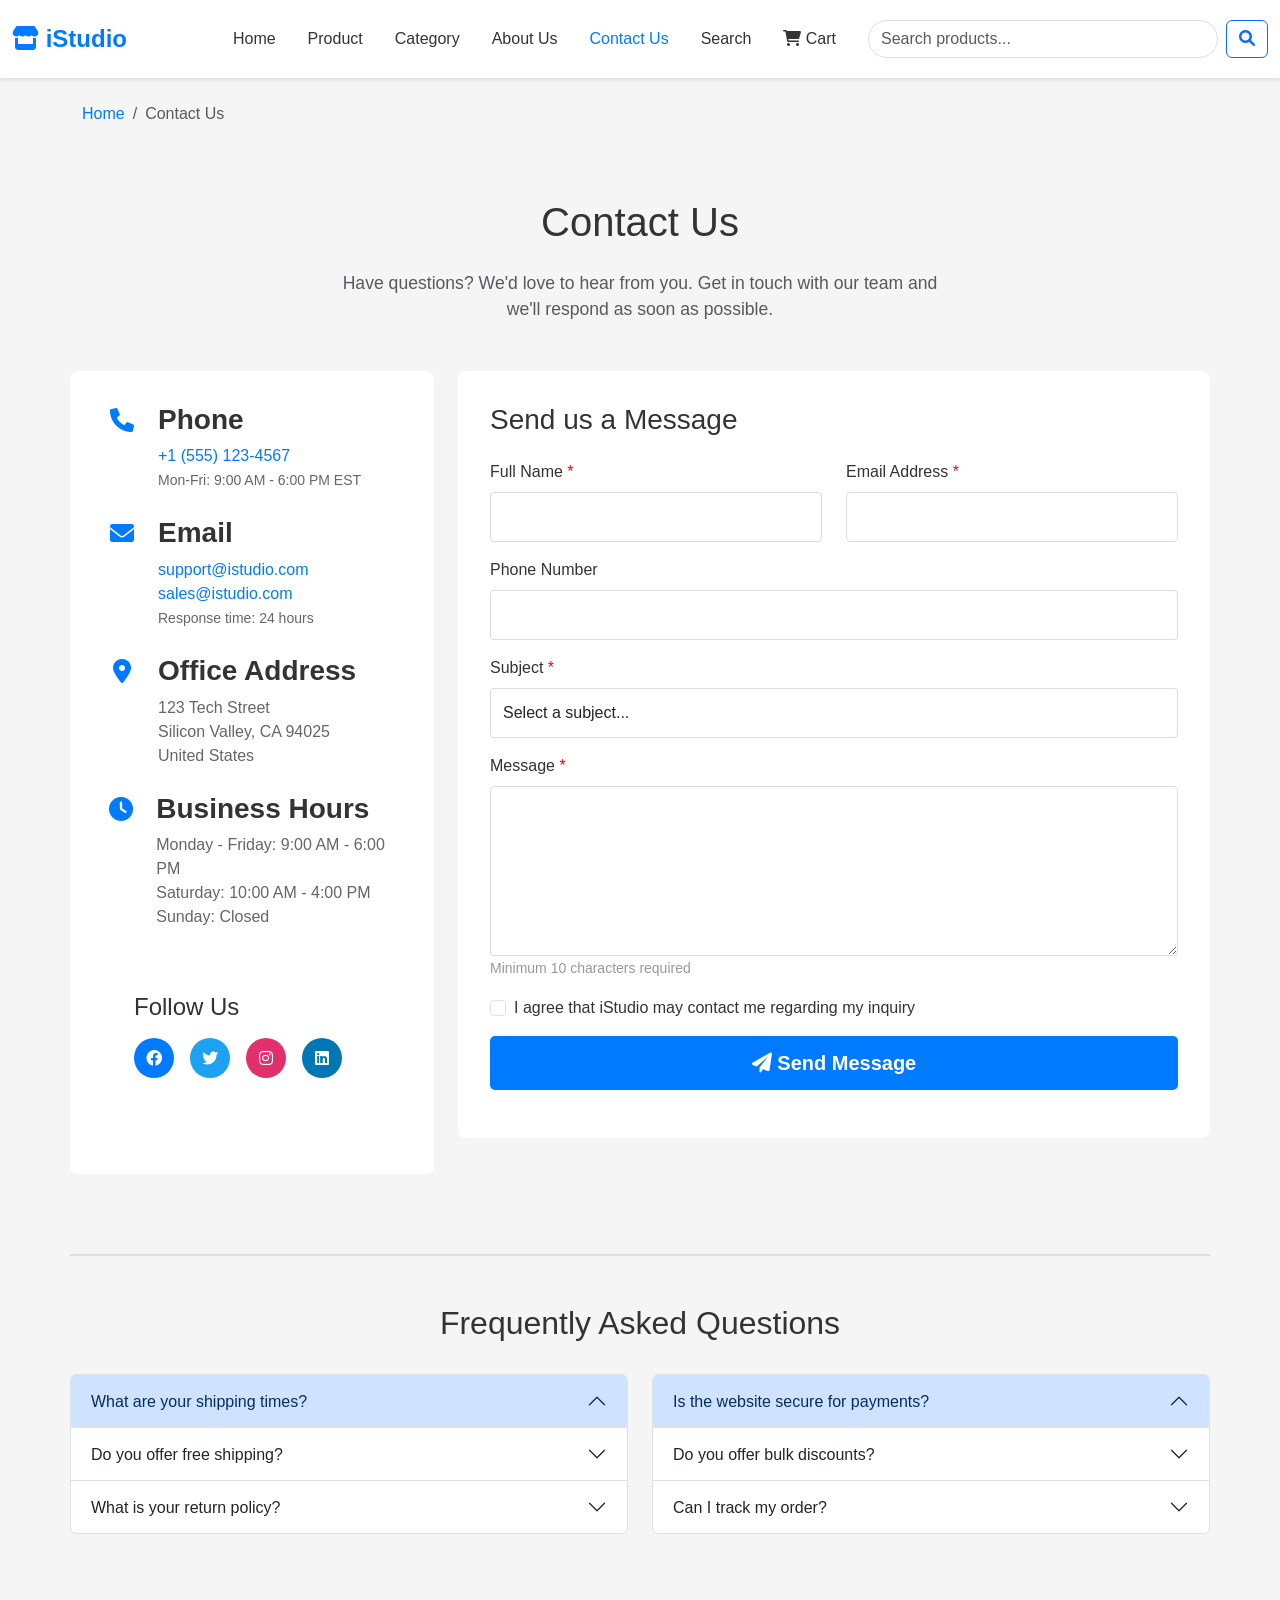
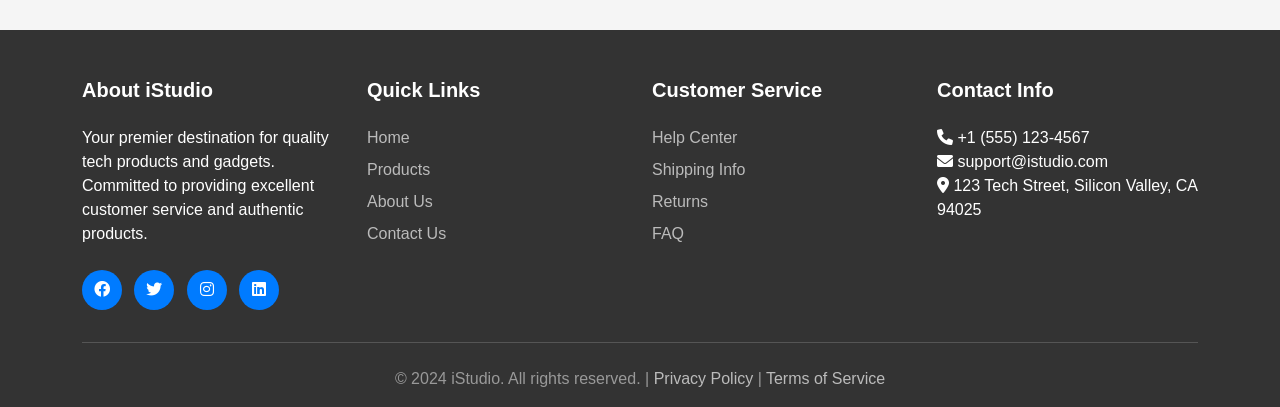
<file: contact.html>
<!DOCTYPE html>
<html lang="en">
<head>
    <meta charset="UTF-8">
    <meta name="viewport" content="width=device-width, initial-scale=1.0">
    <title>Contact Us - iStudio</title>
    
    <!-- Bootstrap CSS -->
    <link href="https://cdn.jsdelivr.net/npm/bootstrap@5.1.3/dist/css/bootstrap.min.css" rel="stylesheet">
    
    <!-- Font Awesome -->
    <link href="https://cdnjs.cloudflare.com/ajax/libs/font-awesome/6.0.0/css/all.min.css" rel="stylesheet">
    
    <!-- Custom CSS -->
    <link rel="stylesheet" href="css/style.css">
</head>
<body>
    <!-- Navigation Bar -->
    <nav class="navbar navbar-expand-lg navbar-light bg-white sticky-top">
        <div class="container-fluid">
            <a class="navbar-brand" href="index.html">
                <i class="fas fa-store"></i> iStudio
            </a>
            
            <button class="navbar-toggler" type="button" data-bs-toggle="collapse" data-bs-target="#navbarNav">
                <span class="navbar-toggler-icon"></span>
            </button>
            
            <div class="collapse navbar-collapse" id="navbarNav">
                <ul class="navbar-nav ms-auto">
                    <li class="nav-item">
                        <a class="nav-link" href="index.html">Home</a>
                    </li>
                    <li class="nav-item">
                        <a class="nav-link" href="products.html">Product</a>
                    </li>
                    <li class="nav-item">
                        <a class="nav-link" href="products.html">Category</a>
                    </li>
                    <li class="nav-item">
                        <a class="nav-link" href="about.html">About Us</a>
                    </li>
                    <li class="nav-item">
                        <a class="nav-link active" href="contact.html">Contact Us</a>
                    </li>
                    <li class="nav-item">
                        <a class="nav-link" href="search.html">Search</a>
                    </li>
                    <li class="nav-item">
                        <a class="nav-link" href="cart.html">
                            <i class="fas fa-shopping-cart"></i> Cart
                            <span class="cart-count" style="display: none;">0</span>
                        </a>
                    </li>
                </ul>
                
                <form class="navbar-search d-flex ms-3" role="search">
                    <input class="form-control me-2" type="search" placeholder="Search products..." aria-label="Search">
                    <button class="btn btn-outline-primary" type="submit">
                        <i class="fas fa-search"></i>
                    </button>
                </form>
            </div>
        </div>
    </nav>

    <!-- Breadcrumb -->
    <div class="container mt-4 mb-4">
        <nav aria-label="breadcrumb">
            <ol class="breadcrumb">
                <li class="breadcrumb-item"><a href="index.html">Home</a></li>
                <li class="breadcrumb-item active" aria-current="page">Contact Us</li>
            </ol>
        </nav>
    </div>

    <!-- Contact Section -->
    <div class="container section">
        <h1 class="mb-4 text-center">Contact Us</h1>
        <p class="text-center text-muted mb-5" style="font-size: 1.1rem; max-width: 600px; margin-left: auto; margin-right: auto;">
            Have questions? We'd love to hear from you. Get in touch with our team and we'll respond as soon as possible.
        </p>

        <div class="row">
            <!-- Contact Information -->
            <div class="col-lg-4">
                <div class="contact-info">
                    <div class="contact-info-item">
                        <div class="contact-info-icon">
                            <i class="fas fa-phone"></i>
                        </div>
                        <div class="contact-info-content">
                            <h3>Phone</h3>
                            <p>
                                <a href="tel:+15551234567">+1 (555) 123-4567</a><br>
                                <small>Mon-Fri: 9:00 AM - 6:00 PM EST</small>
                            </p>
                        </div>
                    </div>

                    <div class="contact-info-item">
                        <div class="contact-info-icon">
                            <i class="fas fa-envelope"></i>
                        </div>
                        <div class="contact-info-content">
                            <h3>Email</h3>
                            <p>
                                <a href="mailto:support@istudio.com">support@istudio.com</a><br>
                                <a href="mailto:sales@istudio.com">sales@istudio.com</a><br>
                                <small>Response time: 24 hours</small>
                            </p>
                        </div>
                    </div>

                    <div class="contact-info-item">
                        <div class="contact-info-icon">
                            <i class="fas fa-map-marker-alt"></i>
                        </div>
                        <div class="contact-info-content">
                            <h3>Office Address</h3>
                            <p>
                                123 Tech Street<br>
                                Silicon Valley, CA 94025<br>
                                United States
                            </p>
                        </div>
                    </div>

                    <div class="contact-info-item">
                        <div class="contact-info-icon">
                            <i class="fas fa-clock"></i>
                        </div>
                        <div class="contact-info-content">
                            <h3>Business Hours</h3>
                            <p>
                                Monday - Friday: 9:00 AM - 6:00 PM<br>
                                Saturday: 10:00 AM - 4:00 PM<br>
                                Sunday: Closed
                            </p>
                        </div>
                    </div>

                    <!-- Follow Us -->
                    <div class="contact-info" style="margin-top: 2rem;">
                        <h4 style="margin-bottom: 1rem;">Follow Us</h4>
                        <div style="display: flex; gap: 1rem;">
                            <a href="#" style="width: 40px; height: 40px; border-radius: 50%; background: #007bff; color: white; display: flex; align-items: center; justify-content: center;">
                                <i class="fab fa-facebook"></i>
                            </a>
                            <a href="#" style="width: 40px; height: 40px; border-radius: 50%; background: #1DA1F2; color: white; display: flex; align-items: center; justify-content: center;">
                                <i class="fab fa-twitter"></i>
                            </a>
                            <a href="#" style="width: 40px; height: 40px; border-radius: 50%; background: #E1306C; color: white; display: flex; align-items: center; justify-content: center;">
                                <i class="fab fa-instagram"></i>
                            </a>
                            <a href="#" style="width: 40px; height: 40px; border-radius: 50%; background: #0077B5; color: white; display: flex; align-items: center; justify-content: center;">
                                <i class="fab fa-linkedin"></i>
                            </a>
                        </div>
                    </div>
                </div>
            </div>

            <!-- Contact Form -->
            <div class="col-lg-8">
                <form id="contactForm" class="contact-form">
                    <h3 style="margin-bottom: 1.5rem; color: #333;">Send us a Message</h3>

                    <div class="row">
                        <div class="col-md-6">
                            <div class="form-group">
                                <label for="contactName">Full Name <span style="color: red;">*</span></label>
                                <input type="text" class="form-control" id="contactName" name="name" required>
                                <div class="error-message" style="display: none;"></div>
                            </div>
                        </div>

                        <div class="col-md-6">
                            <div class="form-group">
                                <label for="contactEmail">Email Address <span style="color: red;">*</span></label>
                                <input type="email" class="form-control" id="contactEmail" name="email" required>
                                <div class="error-message" style="display: none;"></div>
                            </div>
                        </div>
                    </div>

                    <div class="form-group">
                        <label for="contactPhone">Phone Number</label>
                        <input type="tel" class="form-control" id="contactPhone" name="phone">
                    </div>

                    <div class="form-group">
                        <label for="contactSubject">Subject <span style="color: red;">*</span></label>
                        <select class="form-control" id="contactSubject" name="subject" required>
                            <option value="">Select a subject...</option>
                            <option value="general">General Inquiry</option>
                            <option value="support">Technical Support</option>
                            <option value="order">Order Related</option>
                            <option value="feedback">Feedback</option>
                            <option value="partnership">Partnership Opportunity</option>
                        </select>
                        <div class="error-message" style="display: none;"></div>
                    </div>

                    <div class="form-group">
                        <label for="contactMessage">Message <span style="color: red;">*</span></label>
                        <textarea class="form-control" id="contactMessage" name="message" rows="6" required></textarea>
                        <small style="color: #999;">Minimum 10 characters required</small>
                        <div class="error-message" style="display: none;"></div>
                    </div>

                    <div class="form-check mb-3">
                        <input class="form-check-input" type="checkbox" id="contactConsent" required>
                        <label class="form-check-label" for="contactConsent">
                            I agree that iStudio may contact me regarding my inquiry
                        </label>
                    </div>

                    <button type="submit" class="btn btn-primary btn-lg w-100">
                        <i class="fas fa-paper-plane"></i> Send Message
                    </button>

                    <div id="formMessage" style="margin-top: 1rem;"></div>
                </form>
            </div>
        </div>

        <!-- FAQ Section -->
        <div class="mt-5 pt-5" style="border-top: 2px solid #e0e0e0;">
            <h2 style="text-align: center; margin-bottom: 2rem;">Frequently Asked Questions</h2>

            <div class="row">
                <div class="col-md-6">
                    <div class="accordion" id="faqAccordion1">
                        <div class="accordion-item">
                            <h2 class="accordion-header">
                                <button class="accordion-button" type="button" data-bs-toggle="collapse" data-bs-target="#faq1">
                                    What are your shipping times?
                                </button>
                            </h2>
                            <div id="faq1" class="accordion-collapse collapse" data-bs-parent="#faqAccordion1">
                                <div class="accordion-body">
                                    We typically process orders within 1-2 business days. Shipping time depends on your location (5-7 business days for standard delivery).
                                </div>
                            </div>
                        </div>
                        <div class="accordion-item">
                            <h2 class="accordion-header">
                                <button class="accordion-button collapsed" type="button" data-bs-toggle="collapse" data-bs-target="#faq2">
                                    Do you offer free shipping?
                                </button>
                            </h2>
                            <div id="faq2" class="accordion-collapse collapse" data-bs-parent="#faqAccordion1">
                                <div class="accordion-body">
                                    Yes! We offer free shipping on all orders over $50. Orders under $50 have a flat $10 shipping fee.
                                </div>
                            </div>
                        </div>
                        <div class="accordion-item">
                            <h2 class="accordion-header">
                                <button class="accordion-button collapsed" type="button" data-bs-toggle="collapse" data-bs-target="#faq3">
                                    What is your return policy?
                                </button>
                            </h2>
                            <div id="faq3" class="accordion-collapse collapse" data-bs-parent="#faqAccordion1">
                                <div class="accordion-body">
                                    We accept returns within 30 days of purchase. Items must be in original condition with all packaging and accessories.
                                </div>
                            </div>
                        </div>
                    </div>
                </div>

                <div class="col-md-6">
                    <div class="accordion" id="faqAccordion2">
                        <div class="accordion-item">
                            <h2 class="accordion-header">
                                <button class="accordion-button" type="button" data-bs-toggle="collapse" data-bs-target="#faq4">
                                    Is the website secure for payments?
                                </button>
                            </h2>
                            <div id="faq4" class="accordion-collapse collapse" data-bs-parent="#faqAccordion2">
                                <div class="accordion-body">
                                    Absolutely. We use SSL encryption and PCI-DSS compliant payment processing to keep your information secure.
                                </div>
                            </div>
                        </div>
                        <div class="accordion-item">
                            <h2 class="accordion-header">
                                <button class="accordion-button collapsed" type="button" data-bs-toggle="collapse" data-bs-target="#faq5">
                                    Do you offer bulk discounts?
                                </button>
                            </h2>
                            <div id="faq5" class="accordion-collapse collapse" data-bs-parent="#faqAccordion2">
                                <div class="accordion-body">
                                    Yes! Contact our sales team at sales@istudio.com for corporate and bulk order inquiries.
                                </div>
                            </div>
                        </div>
                        <div class="accordion-item">
                            <h2 class="accordion-header">
                                <button class="accordion-button collapsed" type="button" data-bs-toggle="collapse" data-bs-target="#faq6">
                                    Can I track my order?
                                </button>
                            </h2>
                            <div id="faq6" class="accordion-collapse collapse" data-bs-parent="#faqAccordion2">
                                <div class="accordion-body">
                                    Yes! You'll receive a tracking number via email once your order ships. You can track it on our website anytime.
                                </div>
                            </div>
                        </div>
                    </div>
                </div>
            </div>
        </div>
    </div>

    <!-- Footer -->
    <footer class="footer">
        <div class="container">
            <div class="row">
                <div class="col-md-3">
                    <h5>About iStudio</h5>
                    <p>Your premier destination for quality tech products and gadgets. Committed to providing excellent customer service and authentic products.</p>
                    <div class="footer-social">
                        <a href="#"><i class="fab fa-facebook"></i></a>
                        <a href="#"><i class="fab fa-twitter"></i></a>
                        <a href="#"><i class="fab fa-instagram"></i></a>
                        <a href="#"><i class="fab fa-linkedin"></i></a>
                    </div>
                </div>
                
                <div class="col-md-3">
                    <h5>Quick Links</h5>
                    <ul>
                        <li><a href="index.html">Home</a></li>
                        <li><a href="products.html">Products</a></li>
                        <li><a href="about.html">About Us</a></li>
                        <li><a href="contact.html">Contact Us</a></li>
                    </ul>
                </div>
                
                <div class="col-md-3">
                    <h5>Customer Service</h5>
                    <ul>
                        <li><a href="#">Help Center</a></li>
                        <li><a href="#">Shipping Info</a></li>
                        <li><a href="#">Returns</a></li>
                        <li><a href="#">FAQ</a></li>
                    </ul>
                </div>
                
                <div class="col-md-3">
                    <h5>Contact Info</h5>
                    <p>
                        <i class="fas fa-phone"></i> +1 (555) 123-4567<br>
                        <i class="fas fa-envelope"></i> support@istudio.com<br>
                        <i class="fas fa-map-marker-alt"></i> 123 Tech Street, Silicon Valley, CA 94025
                    </p>
                </div>
            </div>
            
            <div class="footer-bottom">
                <p>&copy; 2024 iStudio. All rights reserved. | <a href="#" style="color: #bbb;">Privacy Policy</a> | <a href="#" style="color: #bbb;">Terms of Service</a></p>
            </div>
        </div>
    </footer>

    <!-- Scroll to Top Button -->
    <button class="scroll-to-top">
        <i class="fas fa-arrow-up"></i>
    </button>

    <!-- Bootstrap JS -->
    <script src="https://cdn.jsdelivr.net/npm/bootstrap@5.1.3/dist/js/bootstrap.bundle.min.js"></script>
    
    <!-- jQuery -->
    <script src="https://code.jquery.com/jquery-3.6.0.min.js"></script>
    
    <!-- Main JS -->
    <script src="js/main.js"></script>
    
    <!-- Contact Form JS -->
    <script>
        document.getElementById('contactForm').addEventListener('submit', (e) => {
            e.preventDefault();
            
            // Get form values
            const name = document.getElementById('contactName').value.trim();
            const email = document.getElementById('contactEmail').value.trim();
            const phone = document.getElementById('contactPhone').value.trim();
            const subject = document.getElementById('contactSubject').value;
            const message = document.getElementById('contactMessage').value.trim();
            
            // Validate
            let isValid = true;
            const formMessage = document.getElementById('formMessage');
            
            if (name.length < 2) {
                showFieldError('contactName', 'Name must be at least 2 characters');
                isValid = false;
            }
            
            if (!validateEmail(email)) {
                showFieldError('contactEmail', 'Please enter a valid email address');
                isValid = false;
            }
            
            if (!subject) {
                showFieldError('contactSubject', 'Please select a subject');
                isValid = false;
            }
            
            if (message.length < 10) {
                showFieldError('contactMessage', 'Message must be at least 10 characters');
                isValid = false;
            }
            
            if (!isValid) {
                return;
            }
            
            // Show success message
            formMessage.innerHTML = `
                <div class="alert alert-success">
                    <i class="fas fa-check-circle"></i> Thank you! Your message has been sent successfully. 
                    We'll get back to you within 24 hours.
                </div>
            `;
            
            // Reset form
            document.getElementById('contactForm').reset();
            
            // Hide message after 5 seconds
            setTimeout(() => {
                formMessage.innerHTML = '';
            }, 5000);
        });
        
        function showFieldError(fieldId, message) {
            const field = document.getElementById(fieldId);
            const errorDiv = field.parentElement.querySelector('.error-message');
            errorDiv.textContent = message;
            errorDiv.style.display = 'block';
            field.classList.add('is-invalid');
            
            field.addEventListener('input', () => {
                errorDiv.style.display = 'none';
                field.classList.remove('is-invalid');
            });
        }
    </script>
</body>
</html>
</file>
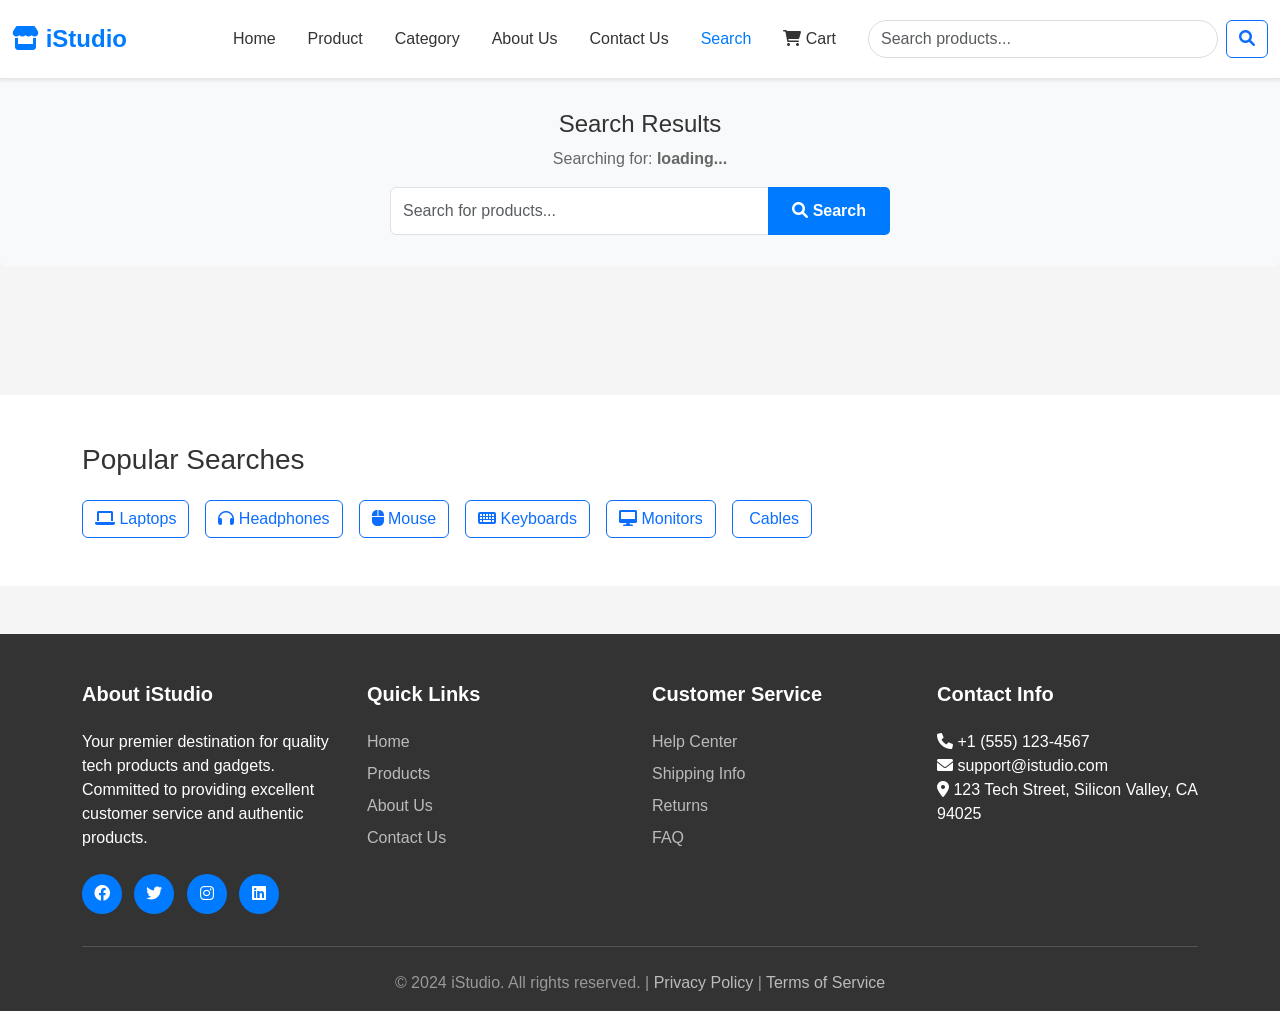
<file: search.html>
<!DOCTYPE html>
<html lang="en">
<head>
    <meta charset="UTF-8">
    <meta name="viewport" content="width=device-width, initial-scale=1.0">
    <title>Search Results - iStudio</title>
    
    <!-- Bootstrap CSS -->
    <link href="https://cdn.jsdelivr.net/npm/bootstrap@5.1.3/dist/css/bootstrap.min.css" rel="stylesheet">
    
    <!-- Font Awesome -->
    <link href="https://cdnjs.cloudflare.com/ajax/libs/font-awesome/6.0.0/css/all.min.css" rel="stylesheet">
    
    <!-- Custom CSS -->
    <link rel="stylesheet" href="css/style.css">
</head>
<body>
    <!-- Navigation Bar -->
    <nav class="navbar navbar-expand-lg navbar-light bg-white sticky-top">
        <div class="container-fluid">
            <a class="navbar-brand" href="index.html">
                <i class="fas fa-store"></i> iStudio
            </a>
            
            <button class="navbar-toggler" type="button" data-bs-toggle="collapse" data-bs-target="#navbarNav">
                <span class="navbar-toggler-icon"></span>
            </button>
            
            <div class="collapse navbar-collapse" id="navbarNav">
                <ul class="navbar-nav ms-auto">
                    <li class="nav-item">
                        <a class="nav-link" href="index.html">Home</a>
                    </li>
                    <li class="nav-item">
                        <a class="nav-link" href="products.html">Product</a>
                    </li>
                    <li class="nav-item">
                        <a class="nav-link" href="products.html">Category</a>
                    </li>
                    <li class="nav-item">
                        <a class="nav-link" href="about.html">About Us</a>
                    </li>
                    <li class="nav-item">
                        <a class="nav-link" href="contact.html">Contact Us</a>
                    </li>
                    <li class="nav-item">
                        <a class="nav-link active" href="search.html">Search</a>
                    </li>
                    <li class="nav-item">
                        <a class="nav-link" href="cart.html">
                            <i class="fas fa-shopping-cart"></i> Cart
                            <span class="cart-count" style="display: none;">0</span>
                        </a>
                    </li>
                </ul>
                
                <form class="navbar-search d-flex ms-3" role="search" id="navSearchForm">
                    <input class="form-control me-2" type="search" placeholder="Search products..." aria-label="Search" id="navSearchInput">
                    <button class="btn btn-outline-primary" type="submit">
                        <i class="fas fa-search"></i>
                    </button>
                </form>
            </div>
        </div>
    </nav>

    <!-- Search Header -->
    <div class="search-header">
        <div class="container">
            <h1 class="search-query">Search Results</h1>
            <p class="search-results-info" id="searchInfo">Searching for: <strong id="searchQuery">loading...</strong></p>
            
            <!-- New Search -->
            <form id="searchFormHeader" class="mt-3" style="max-width: 500px; margin-left: auto; margin-right: auto;">
                <div class="input-group">
                    <input type="text" class="form-control" id="searchInputHeader" placeholder="Search for products...">
                    <button class="btn btn-primary" type="submit">
                        <i class="fas fa-search"></i> Search
                    </button>
                </div>
            </form>
        </div>
    </div>

    <!-- Results Section -->
    <div class="container section">
        <!-- Results Grid -->
        <div id="searchResults" class="row">
            <!-- Results will be loaded here -->
        </div>

        <!-- No Results Message -->
        <div id="noResults" style="display: none;">
            <div class="search-results-empty">
                <i class="fas fa-search"></i>
                <h3 style="margin-top: 1rem; color: #333;">No results found</h3>
                <p>We couldn't find any products matching your search. Please try:</p>
                <ul style="text-align: left; display: inline-block; color: #666;">
                    <li>Checking your spelling</li>
                    <li>Using fewer or different keywords</li>
                    <li>Removing filters</li>
                </ul>
                <div style="margin-top: 2rem;">
                    <a href="products.html" class="btn btn-primary">
                        <i class="fas fa-arrow-left"></i> Browse All Products
                    </a>
                </div>
            </div>
        </div>

        <!-- Results Info -->
        <div id="resultsInfo" style="display: none;" class="mb-4">
            <p style="color: #666;">
                <strong id="resultsCount">0</strong> products found matching your search
            </p>
            
            <div style="display: flex; gap: 1rem; flex-wrap: wrap;">
                <select class="form-select" id="sortBySearch" style="max-width: 200px;">
                    <option value="">Sort By</option>
                    <option value="name-asc">A - Z</option>
                    <option value="name-desc">Z - A</option>
                    <option value="price-asc">Price: Low to High</option>
                    <option value="price-desc">Price: High to Low</option>
                    <option value="rating">Top Rated</option>
                </select>
            </div>
        </div>
    </div>

    <!-- Related Searches -->
    <section class="section bg-white">
        <div class="container">
            <h3 style="margin-bottom: 1.5rem;">Popular Searches</h3>
            
            <div style="display: flex; flex-wrap: wrap; gap: 1rem;">
                <a href="#" onclick="newSearch('laptop')" class="btn btn-outline-primary">
                    <i class="fas fa-laptop"></i> Laptops
                </a>
                <a href="#" onclick="newSearch('headphones')" class="btn btn-outline-primary">
                    <i class="fas fa-headphones"></i> Headphones
                </a>
                <a href="#" onclick="newSearch('mouse')" class="btn btn-outline-primary">
                    <i class="fas fa-mouse"></i> Mouse
                </a>
                <a href="#" onclick="newSearch('keyboard')" class="btn btn-outline-primary">
                    <i class="fas fa-keyboard"></i> Keyboards
                </a>
                <a href="#" onclick="newSearch('monitor')" class="btn btn-outline-primary">
                    <i class="fas fa-desktop"></i> Monitors
                </a>
                <a href="#" onclick="newSearch('cable')" class="btn btn-outline-primary">
                    <i class="fas fa-cable"></i> Cables
                </a>
            </div>
        </div>
    </section>

    <!-- Footer -->
    <footer class="footer">
        <div class="container">
            <div class="row">
                <div class="col-md-3">
                    <h5>About iStudio</h5>
                    <p>Your premier destination for quality tech products and gadgets. Committed to providing excellent customer service and authentic products.</p>
                    <div class="footer-social">
                        <a href="#"><i class="fab fa-facebook"></i></a>
                        <a href="#"><i class="fab fa-twitter"></i></a>
                        <a href="#"><i class="fab fa-instagram"></i></a>
                        <a href="#"><i class="fab fa-linkedin"></i></a>
                    </div>
                </div>
                
                <div class="col-md-3">
                    <h5>Quick Links</h5>
                    <ul>
                        <li><a href="index.html">Home</a></li>
                        <li><a href="products.html">Products</a></li>
                        <li><a href="about.html">About Us</a></li>
                        <li><a href="contact.html">Contact Us</a></li>
                    </ul>
                </div>
                
                <div class="col-md-3">
                    <h5>Customer Service</h5>
                    <ul>
                        <li><a href="#">Help Center</a></li>
                        <li><a href="#">Shipping Info</a></li>
                        <li><a href="#">Returns</a></li>
                        <li><a href="#">FAQ</a></li>
                    </ul>
                </div>
                
                <div class="col-md-3">
                    <h5>Contact Info</h5>
                    <p>
                        <i class="fas fa-phone"></i> +1 (555) 123-4567<br>
                        <i class="fas fa-envelope"></i> support@istudio.com<br>
                        <i class="fas fa-map-marker-alt"></i> 123 Tech Street, Silicon Valley, CA 94025
                    </p>
                </div>
            </div>
            
            <div class="footer-bottom">
                <p>&copy; 2024 iStudio. All rights reserved. | <a href="#" style="color: #bbb;">Privacy Policy</a> | <a href="#" style="color: #bbb;">Terms of Service</a></p>
            </div>
        </div>
    </footer>

    <!-- Scroll to Top Button -->
    <button class="scroll-to-top">
        <i class="fas fa-arrow-up"></i>
    </button>

    <!-- Bootstrap JS -->
    <script src="https://cdn.jsdelivr.net/npm/bootstrap@5.1.3/dist/js/bootstrap.bundle.min.js"></script>
    
    <!-- jQuery -->
    <script src="https://code.jquery.com/jquery-3.6.0.min.js"></script>
    
    <!-- Main JS -->
    <script src="js/main.js"></script>
    
    <!-- Search Page JS -->
    <script>
        let allProducts = [];
        let searchResults = [];

        document.addEventListener('DOMContentLoaded', async () => {
            try {
                // Load products
                const response = await fetch('data/products.json');
                const data = await response.json();
                allProducts = data.products;
                
                // Get search query
                const urlParams = new URLSearchParams(window.location.search);
                let query = urlParams.get('q') || sessionStorage.getItem('searchQuery') || '';
                
                if (!query) {
                    // Try to get from navbar search input if submitted
                    query = document.getElementById('navSearchInput').value;
                }
                
                if (query) {
                    performSearch(query);
                }
                
                // Setup search form listeners
                document.getElementById('navSearchForm').addEventListener('submit', (e) => {
                    e.preventDefault();
                    const q = document.getElementById('navSearchInput').value;
                    if (q) {
                        performSearch(q);
                    }
                });
                
                document.getElementById('searchFormHeader').addEventListener('submit', (e) => {
                    e.preventDefault();
                    const q = document.getElementById('searchInputHeader').value;
                    if (q) {
                        performSearch(q);
                    }
                });
                
                document.getElementById('sortBySearch').addEventListener('change', () => {
                    displayResults();
                });
                
            } catch (error) {
                console.error('Error loading products:', error);
            }
        });

        function performSearch(query) {
            sessionStorage.removeItem('searchQuery');
            
            // Update search query display
            document.getElementById('searchQuery').textContent = query;
            document.getElementById('navSearchInput').value = query;
            document.getElementById('searchInputHeader').value = query;
            
            // Search products
            searchResults = allProducts.filter(product => {
                const search = query.toLowerCase();
                return product.name.toLowerCase().includes(search) ||
                       product.category.toLowerCase().includes(search) ||
                       product.description.toLowerCase().includes(search);
            });
            
            displayResults();
        }

        function displayResults() {
            const resultsContainer = document.getElementById('searchResults');
            const noResultsDiv = document.getElementById('noResults');
            const resultsInfo = document.getElementById('resultsInfo');
            
            // Sort if needed
            const sortBy = document.getElementById('sortBySearch').value;
            let displayResults = searchResults;
            
            if (sortBy) {
                displayResults = sortProducts([...searchResults], sortBy);
            }
            
            if (displayResults.length === 0) {
                resultsContainer.innerHTML = '';
                noResultsDiv.style.display = 'block';
                resultsInfo.style.display = 'none';
                return;
            }
            
            noResultsDiv.style.display = 'none';
            resultsInfo.style.display = 'block';
            
            document.getElementById('resultsCount').textContent = displayResults.length;
            
            resultsContainer.innerHTML = '';
            
            displayResults.forEach(product => {
                const productCard = `
                    <div class="col-md-6 col-lg-3 mb-4">
                        <div class="product-card">
                            <img src="${product.image}" alt="${product.name}" class="product-image">
                            <div class="product-body">
                                <h5 class="product-name">${product.name}</h5>
                                <p class="product-category">${product.category}</p>
                                <div class="product-rating">
                                    ${generateStarRating(product.rating)}
                                    <span class="ms-2" style="font-size: 0.9rem; color: #999;">(${product.rating})</span>
                                </div>
                                <div class="product-price">
                                    <span class="product-price-current">${formatPrice(product.price)}</span>
                                    <span class="product-price-original">${formatPrice(product.originalPrice)}</span>
                                </div>
                                <div class="product-buttons">
                                    <button class="btn-add-cart" onclick="addToCart(${JSON.stringify(product).replace(/"/g, '&quot;')})">
                                        <i class="fas fa-shopping-cart"></i> Add
                                    </button>
                                    <button class="btn-wishlist" onclick="addToWishlist(${product.id})">
                                        <i class="far fa-heart"></i>
                                    </button>
                                </div>
                            </div>
                        </div>
                    </div>
                `;
                resultsContainer.innerHTML += productCard;
            });
        }

        function newSearch(query) {
            performSearch(query);
            window.scrollTo({ top: 0, behavior: 'smooth' });
        }
    </script>
</body>
</html>
</file>
<file: css/style.css>
/* ======================================
   E-COMMERCE WEBSITE - MAIN CSS
   ====================================== */

/* Root Variables */
:root {
  --primary-color: #007bff;
  --secondary-color: #6c757d;
  --success-color: #28a745;
  --danger-color: #dc3545;
  --warning-color: #ffc107;
  --dark-color: #343a40;
  --light-color: #f8f9fa;
  --white-color: #ffffff;
  --border-radius: 0.375rem;
  --transition: all 0.3s ease-in-out;
}

/* ======================================
   GENERAL STYLES
   ====================================== */

* {
  margin: 0;
  padding: 0;
  box-sizing: border-box;
}

html {
  scroll-behavior: smooth;
}

body {
  font-family: "Segoe UI", Tahoma, Geneva, Verdana, sans-serif;
  color: #333;
  background-color: #f5f5f5;
}

a {
  text-decoration: none;
  color: var(--primary-color);
  transition: var(--transition);
}

a:hover {
  color: var(--primary-color);
  text-decoration: none;
}

/* ======================================
   NAVBAR STYLES
   ====================================== */

.navbar {
  box-shadow: 0 2px 4px rgba(0, 0, 0, 0.1);
  padding: 1rem 0;
}

.navbar-brand {
  font-weight: 700;
  font-size: 1.5rem;
  color: var(--primary-color) !important;
}

.navbar-nav .nav-link {
  color: #333 !important;
  font-weight: 500;
  margin: 0 0.5rem;
  transition: var(--transition);
}

.navbar-nav .nav-link:hover,
.navbar-nav .nav-link.active {
  color: var(--primary-color) !important;
}

.navbar-search {
  flex: 1;
  max-width: 400px;
}

.navbar-search .form-control {
  border-radius: 20px;
  border: 1px solid #ddd;
}

.navbar-search .form-control:focus {
  box-shadow: none;
  border-color: var(--primary-color);
}

.cart-icon {
  position: relative;
}

.cart-count {
  position: absolute;
  top: -10px;
  right: -10px;
  background-color: var(--danger-color);
  color: white;
  border-radius: 50%;
  width: 24px;
  height: 24px;
  display: flex;
  align-items: center;
  justify-content: center;
  font-size: 0.75rem;
  font-weight: bold;
}

/* ======================================
   CAROUSEL STYLES
   ====================================== */

.carousel {
  position: relative;
  margin-bottom: 3rem;
}

.carousel-item {
  height: 400px;
  background: linear-gradient(135deg, #667eea 0%, #764ba2 100%);
  display: flex;
  align-items: center;
  justify-content: center;
  color: white;
}

.carousel-caption {
  background-color: rgba(0, 0, 0, 0.3);
  padding: 3rem;
  border-radius: 10px;
  text-align: center;
}

.carousel-caption h1 {
  font-size: 3rem;
  font-weight: bold;
  margin-bottom: 1rem;
}

.carousel-caption p {
  font-size: 1.2rem;
  margin-bottom: 1.5rem;
}

.carousel-control-prev,
.carousel-control-next {
  width: 60px;
  height: 60px;
  top: 50%;
  transform: translateY(-50%);
  opacity: 0.7;
}

.carousel-control-prev:hover,
.carousel-control-next:hover {
  opacity: 1;
}

/* ======================================
   SECTION STYLES
   ====================================== */

.section {
  padding: 3rem 0;
}

.section-title {
  text-align: center;
  margin-bottom: 2rem;
  font-size: 2.5rem;
  font-weight: bold;
  color: #333;
}

.section-title-underline {
  width: 80px;
  height: 4px;
  background: var(--primary-color);
  margin: 1rem auto;
  border-radius: 2px;
}

/* ======================================
   PRODUCT CARD STYLES
   ====================================== */

.product-card {
  background: white;
  border: 1px solid #e0e0e0;
  border-radius: 8px;
  transition: var(--transition);
  overflow: hidden;
  display: flex;
  flex-direction: column;
  height: 100%;
}

.product-card:hover {
  box-shadow: 0 8px 16px rgba(0, 0, 0, 0.15);
  transform: translateY(-5px);
}

.product-image {
  width: 100%;
  height: 250px;
  object-fit: cover;
  position: relative;
  background-color: #f0f0f0;
}

.product-badge {
  position: absolute;
  top: 10px;
  right: 10px;
  background: var(--danger-color);
  color: white;
  padding: 0.5rem 1rem;
  border-radius: 20px;
  font-size: 0.85rem;
  font-weight: bold;
}

.product-body {
  padding: 1.5rem;
  flex-grow: 1;
  display: flex;
  flex-direction: column;
}

.product-name {
  font-size: 1.1rem;
  font-weight: 600;
  color: #333;
  margin-bottom: 0.5rem;
}

.product-category {
  color: #999;
  font-size: 0.85rem;
  margin-bottom: 0.5rem;
}

.product-rating {
  margin-bottom: 0.5rem;
}

.product-rating .fa-star {
  color: #ffc107;
  margin-right: 2px;
}

.product-rating .fa-star-half-alt {
  color: #ffc107;
}

.product-price {
  display: flex;
  gap: 0.5rem;
  margin-bottom: 1rem;
  align-items: center;
}

.product-price-current {
  font-size: 1.5rem;
  font-weight: bold;
  color: var(--primary-color);
}

.product-price-original {
  text-decoration: line-through;
  color: #999;
  font-size: 1rem;
}

.product-buttons {
  display: flex;
  gap: 0.5rem;
  margin-top: auto;
}

.product-buttons button {
  flex: 1;
  padding: 0.5rem;
  border: 1px solid #ddd;
  background: white;
  border-radius: 5px;
  cursor: pointer;
  transition: var(--transition);
  font-size: 0.9rem;
}

.product-buttons .btn-add-cart {
  background: var(--primary-color);
  color: white;
  border-color: var(--primary-color);
  flex: 2;
}

.product-buttons .btn-add-cart:hover {
  background: #0056b3;
  border-color: #0056b3;
}

.product-buttons .btn-wishlist {
  color: var(--danger-color);
  border-color: var(--danger-color);
}

.product-buttons .btn-wishlist:hover {
  background: var(--danger-color);
  color: white;
}

/* ======================================
   CATEGORY SECTION
   ====================================== */

.category-card {
  background: white;
  border-radius: 8px;
  overflow: hidden;
  cursor: pointer;
  transition: var(--transition);
  text-align: center;
  min-height: 200px;
  display: flex;
  align-items: center;
  justify-content: center;
  background: linear-gradient(135deg, #667eea 0%, #764ba2 100%);
  color: white;
}

.category-card:hover {
  transform: scale(1.05);
  box-shadow: 0 8px 16px rgba(0, 0, 0, 0.2);
}

.category-card i {
  font-size: 3rem;
  margin-bottom: 1rem;
}

.category-card h4 {
  font-weight: 600;
  font-size: 1.2rem;
}

/* ======================================
   FEATURES SECTION
   ====================================== */

.feature-item {
  text-align: center;
  padding: 2rem 1rem;
}

.feature-icon {
  font-size: 3rem;
  color: var(--primary-color);
  margin-bottom: 1rem;
}

.feature-title {
  font-size: 1.2rem;
  font-weight: 600;
  margin-bottom: 0.5rem;
}

.feature-description {
  color: #666;
  font-size: 0.95rem;
}

/* ======================================
   FOOTER STYLES
   ====================================== */

.footer {
  background-color: #333;
  color: white;
  padding: 3rem 0 1rem 0;
  margin-top: 3rem;
}

.footer h5 {
  font-weight: 600;
  margin-bottom: 1.5rem;
}

.footer ul {
  list-style: none;
  padding: 0;
}

.footer ul li {
  margin-bottom: 0.5rem;
}

.footer ul li a {
  color: #bbb;
  transition: var(--transition);
}

.footer ul li a:hover {
  color: var(--primary-color);
}

.footer-social {
  margin-top: 1.5rem;
}

.footer-social a {
  display: inline-block;
  width: 40px;
  height: 40px;
  background-color: var(--primary-color);
  color: white;
  border-radius: 50%;
  text-align: center;
  line-height: 40px;
  margin-right: 0.5rem;
  transition: var(--transition);
}

.footer-social a:hover {
  background-color: #0056b3;
  transform: translateY(-3px);
}

.footer-bottom {
  border-top: 1px solid #555;
  padding-top: 1.5rem;
  margin-top: 2rem;
  text-align: center;
  color: #999;
}

.footer-bottom p {
  margin: 0;
}

/* ======================================
   SCROLL TO TOP BUTTON
   ====================================== */

.scroll-to-top {
  position: fixed;
  bottom: 30px;
  right: 30px;
  background-color: var(--primary-color);
  color: white;
  width: 50px;
  height: 50px;
  border-radius: 50%;
  display: flex;
  align-items: center;
  justify-content: center;
  cursor: pointer;
  opacity: 0;
  visibility: hidden;
  transition: var(--transition);
  z-index: 999;
  box-shadow: 0 4px 8px rgba(0, 0, 0, 0.2);
}

.scroll-to-top.show {
  opacity: 1;
  visibility: visible;
}

.scroll-to-top:hover {
  background-color: #0056b3;
  transform: translateY(-5px);
}

/* ======================================
   PRODUCT LIST PAGE
   ====================================== */

.sidebar {
  background: white;
  padding: 1.5rem;
  border-radius: 8px;
  margin-bottom: 2rem;
}

.sidebar-title {
  font-size: 1.1rem;
  font-weight: 600;
  margin-bottom: 1rem;
  padding-bottom: 0.5rem;
  border-bottom: 2px solid var(--primary-color);
}

.filter-group {
  margin-bottom: 1.5rem;
}

.filter-group label {
  display: flex;
  align-items: center;
  margin-bottom: 0.5rem;
  cursor: pointer;
  transition: var(--transition);
}

.filter-group input[type="checkbox"],
.filter-group input[type="radio"] {
  margin-right: 0.5rem;
  cursor: pointer;
}

.filter-group label:hover {
  color: var(--primary-color);
}

.price-range-inputs {
  display: flex;
  gap: 0.5rem;
  align-items: center;
}

.price-range-inputs input {
  flex: 1;
  padding: 0.5rem;
  border: 1px solid #ddd;
  border-radius: 4px;
}

/* ======================================
   PRODUCT VIEW PAGE
   ====================================== */

.product-gallery {
  margin-bottom: 2rem;
}

.product-gallery-main {
  width: 100%;
  height: 500px;
  object-fit: cover;
  border-radius: 8px;
  margin-bottom: 1rem;
}

.product-gallery-thumbnails {
  display: flex;
  gap: 0.5rem;
}

.product-gallery-thumbnails img {
  width: 80px;
  height: 80px;
  object-fit: cover;
  border-radius: 4px;
  cursor: pointer;
  border: 2px solid transparent;
  transition: var(--transition);
}

.product-gallery-thumbnails img:hover,
.product-gallery-thumbnails img.active {
  border-color: var(--primary-color);
}

.product-details {
  background: white;
  padding: 2rem;
  border-radius: 8px;
}

.product-details h1 {
  margin-bottom: 1rem;
  font-size: 2rem;
}

.product-details-rating {
  margin-bottom: 1rem;
}

.product-details-price {
  display: flex;
  gap: 1rem;
  align-items: center;
  margin-bottom: 1rem;
  font-size: 1.5rem;
}

.product-details-price .current {
  color: var(--primary-color);
  font-weight: bold;
}

.product-details-price .original {
  text-decoration: line-through;
  color: #999;
}

.product-description {
  color: #666;
  margin-bottom: 2rem;
  line-height: 1.6;
}

.product-details-form {
  margin-bottom: 2rem;
}

.form-group label {
  font-weight: 600;
  margin-bottom: 0.5rem;
}

.quantity-selector {
  display: flex;
  align-items: center;
  gap: 0.5rem;
  margin-bottom: 1.5rem;
}

.quantity-selector button {
  width: 40px;
  height: 40px;
  border: 1px solid #ddd;
  background: white;
  cursor: pointer;
  border-radius: 4px;
  font-size: 1.1rem;
  transition: var(--transition);
}

.quantity-selector button:hover {
  background: var(--light-color);
}

.quantity-selector input {
  width: 60px;
  text-align: center;
  border: 1px solid #ddd;
  padding: 0.5rem;
  border-radius: 4px;
}

.product-actions {
  display: flex;
  gap: 1rem;
  margin-bottom: 2rem;
}

.product-actions button {
  flex: 1;
  padding: 0.75rem;
  border: none;
  border-radius: 5px;
  font-size: 1rem;
  font-weight: 600;
  cursor: pointer;
  transition: var(--transition);
}

.product-actions .btn-add-cart {
  background: var(--primary-color);
  color: white;
}

.product-actions .btn-add-cart:hover {
  background: #0056b3;
}

.product-actions .btn-wishlist {
  background: white;
  color: var(--danger-color);
  border: 2px solid var(--danger-color);
}

.product-actions .btn-wishlist:hover {
  background: var(--danger-color);
  color: white;
}

/* ======================================
   CART PAGE
   ====================================== */

.cart-table {
  background: white;
  border-radius: 8px;
  overflow: hidden;
}

.cart-item {
  display: flex;
  align-items: center;
  padding: 1.5rem;
  border-bottom: 1px solid #e0e0e0;
  gap: 1rem;
}

.cart-item:last-child {
  border-bottom: none;
}

.cart-item-image {
  width: 100px;
  height: 100px;
  object-fit: cover;
  border-radius: 5px;
}

.cart-item-details {
  flex: 1;
}

.cart-item-name {
  font-size: 1.1rem;
  font-weight: 600;
  margin-bottom: 0.5rem;
}

.cart-item-price {
  color: var(--primary-color);
  font-weight: 600;
}

.cart-item-actions {
  display: flex;
  align-items: center;
  gap: 1rem;
}

.quantity-controls {
  display: flex;
  align-items: center;
  border: 1px solid #ddd;
  border-radius: 4px;
}

.quantity-controls button {
  width: 35px;
  height: 35px;
  border: none;
  background: white;
  cursor: pointer;
  transition: var(--transition);
}

.quantity-controls button:hover {
  background: var(--light-color);
}

.quantity-controls input {
  width: 50px;
  text-align: center;
  border: none;
  padding: 0.3rem;
}

.btn-remove {
  background: var(--danger-color);
  color: white;
  border: none;
  padding: 0.5rem 1rem;
  border-radius: 4px;
  cursor: pointer;
  transition: var(--transition);
}

.btn-remove:hover {
  background: #c82333;
}

.cart-summary {
  background: white;
  padding: 2rem;
  border-radius: 8px;
  margin-top: 2rem;
}

.summary-row {
  display: flex;
  justify-content: space-between;
  margin-bottom: 1rem;
  font-size: 1.1rem;
}

.summary-row.total {
  font-weight: bold;
  font-size: 1.3rem;
  color: var(--primary-color);
  border-top: 2px solid #e0e0e0;
  padding-top: 1rem;
}

.empty-cart {
  text-align: center;
  padding: 3rem;
  background: white;
  border-radius: 8px;
}

.empty-cart i {
  font-size: 3rem;
  color: #ccc;
  margin-bottom: 1rem;
}

.empty-cart p {
  font-size: 1.2rem;
  color: #999;
  margin-bottom: 1.5rem;
}

/* ======================================
   CHECKOUT PAGE
   ====================================== */

.checkout-form {
  background: white;
  padding: 2rem;
  border-radius: 8px;
}

.form-section {
  margin-bottom: 2rem;
}

.form-section-title {
  font-size: 1.3rem;
  font-weight: 600;
  margin-bottom: 1rem;
  padding-bottom: 0.5rem;
  border-bottom: 2px solid var(--primary-color);
}

.form-group {
  margin-bottom: 1rem;
}

.form-group label {
  display: block;
  font-weight: 500;
  margin-bottom: 0.5rem;
}

.form-group input,
.form-group select,
.form-group textarea {
  width: 100%;
  padding: 0.75rem;
  border: 1px solid #ddd;
  border-radius: 4px;
  font-family: inherit;
  font-size: 1rem;
  transition: var(--transition);
}

.form-group input:focus,
.form-group select:focus,
.form-group textarea:focus {
  outline: none;
  border-color: var(--primary-color);
  box-shadow: 0 0 0 3px rgba(0, 123, 255, 0.1);
}

.order-summary {
  background: white;
  padding: 2rem;
  border-radius: 8px;
  margin-bottom: 2rem;
}

.order-item {
  display: flex;
  justify-content: space-between;
  align-items: center;
  padding: 1rem 0;
  border-bottom: 1px solid #e0e0e0;
}

.order-item:last-child {
  border-bottom: none;
}

.order-item-info {
  flex: 1;
}

.order-item-name {
  font-weight: 600;
}

.order-item-qty {
  color: #999;
  font-size: 0.9rem;
}

.order-total {
  display: flex;
  justify-content: space-between;
  font-size: 1.3rem;
  font-weight: bold;
  padding-top: 1rem;
  border-top: 2px solid var(--primary-color);
  color: var(--primary-color);
}

/* ======================================
   ORDER CONFIRMATION PAGE
   ====================================== */

.order-confirmation {
  text-align: center;
  background: white;
  padding: 3rem;
  border-radius: 8px;
}

.confirmation-icon {
  font-size: 4rem;
  color: var(--success-color);
  margin-bottom: 1rem;
}

.confirmation-title {
  font-size: 2rem;
  font-weight: bold;
  margin-bottom: 0.5rem;
  color: #333;
}

.confirmation-message {
  font-size: 1.1rem;
  color: #666;
  margin-bottom: 2rem;
}

.order-details {
  background: var(--light-color);
  padding: 1.5rem;
  border-radius: 8px;
  margin-bottom: 2rem;
  text-align: left;
}

.order-detail-row {
  display: flex;
  justify-content: space-between;
  margin-bottom: 1rem;
  font-size: 1.05rem;
}

.order-detail-label {
  font-weight: 600;
  color: #666;
}

.order-detail-value {
  color: var(--primary-color);
  font-weight: 600;
}

/* ======================================
   ABOUT PAGE
   ====================================== */

.about-hero {
  background: linear-gradient(135deg, #667eea 0%, #764ba2 100%);
  color: white;
  padding: 3rem 0;
  text-align: center;
  margin-bottom: 3rem;
  border-radius: 8px;
}

.about-hero h1 {
  font-size: 2.5rem;
  margin-bottom: 1rem;
}

.about-content {
  background: white;
  padding: 2rem;
  border-radius: 8px;
  margin-bottom: 2rem;
}

.about-content h2 {
  margin-bottom: 1rem;
  color: #333;
}

.about-content p {
  color: #666;
  line-height: 1.8;
  margin-bottom: 1rem;
}

.team-member {
  text-align: center;
  background: white;
  padding: 1.5rem;
  border-radius: 8px;
  margin-bottom: 1.5rem;
}

.team-member-image {
  width: 150px;
  height: 150px;
  border-radius: 50%;
  object-fit: cover;
  margin-bottom: 1rem;
  margin-left: auto;
  margin-right: auto;
  display: block;
}

.team-member-name {
  font-size: 1.2rem;
  font-weight: 600;
  color: #333;
  margin-bottom: 0.5rem;
}

.team-member-role {
  color: var(--primary-color);
  font-size: 0.95rem;
  margin-bottom: 0.5rem;
}

.team-member-bio {
  color: #666;
  font-size: 0.9rem;
}

/* ======================================
   CONTACT PAGE
   ====================================== */

.contact-form {
  background: white;
  padding: 2rem;
  border-radius: 8px;
}

.contact-info {
  background: white;
  padding: 2rem;
  border-radius: 8px;
  margin-bottom: 2rem;
}

.contact-info-item {
  margin-bottom: 1.5rem;
  display: flex;
  gap: 1rem;
}

.contact-info-icon {
  font-size: 1.5rem;
  color: var(--primary-color);
  width: 40px;
  text-align: center;
}

.contact-info-content h3 {
  margin-bottom: 0.5rem;
  font-weight: 600;
}

.contact-info-content p {
  color: #666;
  margin: 0;
}

/* ======================================
   SEARCH PAGE
   ====================================== */

.search-header {
  background: var(--light-color);
  padding: 2rem;
  margin-bottom: 2rem;
  border-radius: 8px;
  text-align: center;
}

.search-query {
  font-size: 1.5rem;
  color: #333;
  margin-bottom: 0.5rem;
}

.search-results-info {
  color: #666;
  font-size: 1rem;
}

.search-results-empty {
  text-align: center;
  padding: 3rem;
  background: white;
  border-radius: 8px;
}

.search-results-empty i {
  font-size: 3rem;
  color: #ccc;
  margin-bottom: 1rem;
}

.search-results-empty p {
  font-size: 1.2rem;
  color: #999;
}

/* ======================================
   BUTTON STYLES
   ====================================== */

.btn-primary {
  background-color: var(--primary-color);
  border: none;
  color: white;
  padding: 0.75rem 1.5rem;
  border-radius: 5px;
  cursor: pointer;
  transition: var(--transition);
  font-weight: 600;
}

.btn-primary:hover {
  background-color: #0056b3;
  color: white;
  text-decoration: none;
}

.btn-secondary {
  background-color: var(--secondary-color);
  border: none;
  color: white;
  padding: 0.75rem 1.5rem;
  border-radius: 5px;
  cursor: pointer;
  transition: var(--transition);
  font-weight: 600;
}

.btn-secondary:hover {
  background-color: #5a6268;
  color: white;
  text-decoration: none;
}

/* ======================================
   RESPONSIVE DESIGN
   ====================================== */

@media (max-width: 768px) {
  .carousel-item {
    height: 250px;
  }

  .carousel-caption h1 {
    font-size: 1.5rem;
  }

  .carousel-caption p {
    font-size: 0.9rem;
  }

  .section-title {
    font-size: 1.8rem;
  }

  .navbar-search {
    max-width: 100%;
    margin-top: 0.5rem;
  }

  .product-gallery-main {
    height: 300px;
  }

  .product-gallery-thumbnails {
    flex-wrap: wrap;
  }

  .product-gallery-thumbnails img {
    width: 60px;
    height: 60px;
  }

  .product-details {
    padding: 1rem;
  }

  .cart-item {
    flex-direction: column;
    text-align: center;
  }

  .cart-item-image {
    width: 150px;
    height: 150px;
  }

  .cart-item-actions {
    flex-direction: column;
    width: 100%;
  }

  .product-actions {
    flex-direction: column;
  }

  .product-actions button {
    width: 100%;
  }

  .order-item {
    flex-direction: column;
    text-align: center;
  }

  .checkout-form,
  .order-summary,
  .contact-form {
    padding: 1rem;
  }

  .team-member {
    margin-bottom: 1rem;
  }

  .scroll-to-top {
    width: 45px;
    height: 45px;
    bottom: 20px;
    right: 20px;
    font-size: 1.2rem;
  }

  .sidebar {
    margin-bottom: 1.5rem;
    padding: 1rem;
  }

  .navbar-nav .nav-link {
    margin: 0.5rem 0;
  }
}

@media (max-width: 576px) {
  .carousel-item {
    height: 200px;
  }

  .carousel-caption h1 {
    font-size: 1.2rem;
  }

  .carousel-caption p {
    display: none;
  }

  .section-title {
    font-size: 1.5rem;
  }

  .product-card {
    margin-bottom: 1rem;
  }

  .navbar-brand {
    font-size: 1.2rem;
  }

  .navbar-search .form-control {
    font-size: 0.9rem;
    padding: 0.5rem;
  }

  .cart-item-image {
    width: 80px;
    height: 80px;
  }

  .feature-item {
    padding: 1rem 0.5rem;
  }

  .feature-icon {
    font-size: 2rem;
  }

  .product-gallery {
    margin-bottom: 1rem;
  }

  .product-gallery-main {
    height: 250px;
  }

  .quantity-selector input {
    width: 50px;
  }

  .order-confirmation {
    padding: 1.5rem;
  }

  .confirmation-title {
    font-size: 1.5rem;
  }

  .about-hero h1 {
    font-size: 1.8rem;
  }

  .contact-info-item {
    flex-direction: column;
    text-align: center;
  }
}

/* ======================================
   UTILITY CLASSES
   ====================================== */

.text-center {
  text-align: center;
}

.text-primary {
  color: var(--primary-color);
}

.text-danger {
  color: var(--danger-color);
}

.text-success {
  color: var(--success-color);
}

.mb-1 {
  margin-bottom: 0.5rem;
}

.mb-2 {
  margin-bottom: 1rem;
}

.mb-3 {
  margin-bottom: 1.5rem;
}

.mb-4 {
  margin-bottom: 2rem;
}

.mt-1 {
  margin-top: 0.5rem;
}

.mt-2 {
  margin-top: 1rem;
}

.mt-3 {
  margin-top: 1.5rem;
}

.mt-4 {
  margin-top: 2rem;
}

.py-3 {
  padding-top: 1.5rem;
  padding-bottom: 1.5rem;
}

.py-5 {
  padding-top: 3rem;
  padding-bottom: 3rem;
}

.error-message {
  color: var(--danger-color);
  font-size: 0.875rem;
  margin-top: 0.25rem;
}

.success-message {
  color: var(--success-color);
  font-size: 0.875rem;
  margin-top: 0.25rem;
}

.loading {
  display: inline-block;
  width: 20px;
  height: 20px;
  border: 3px solid rgba(0, 123, 255, 0.3);
  border-top-color: var(--primary-color);
  border-radius: 50%;
  animation: spin 0.8s linear infinite;
}

@keyframes spin {
  to {
    transform: rotate(360deg);
  }
}
</file>
